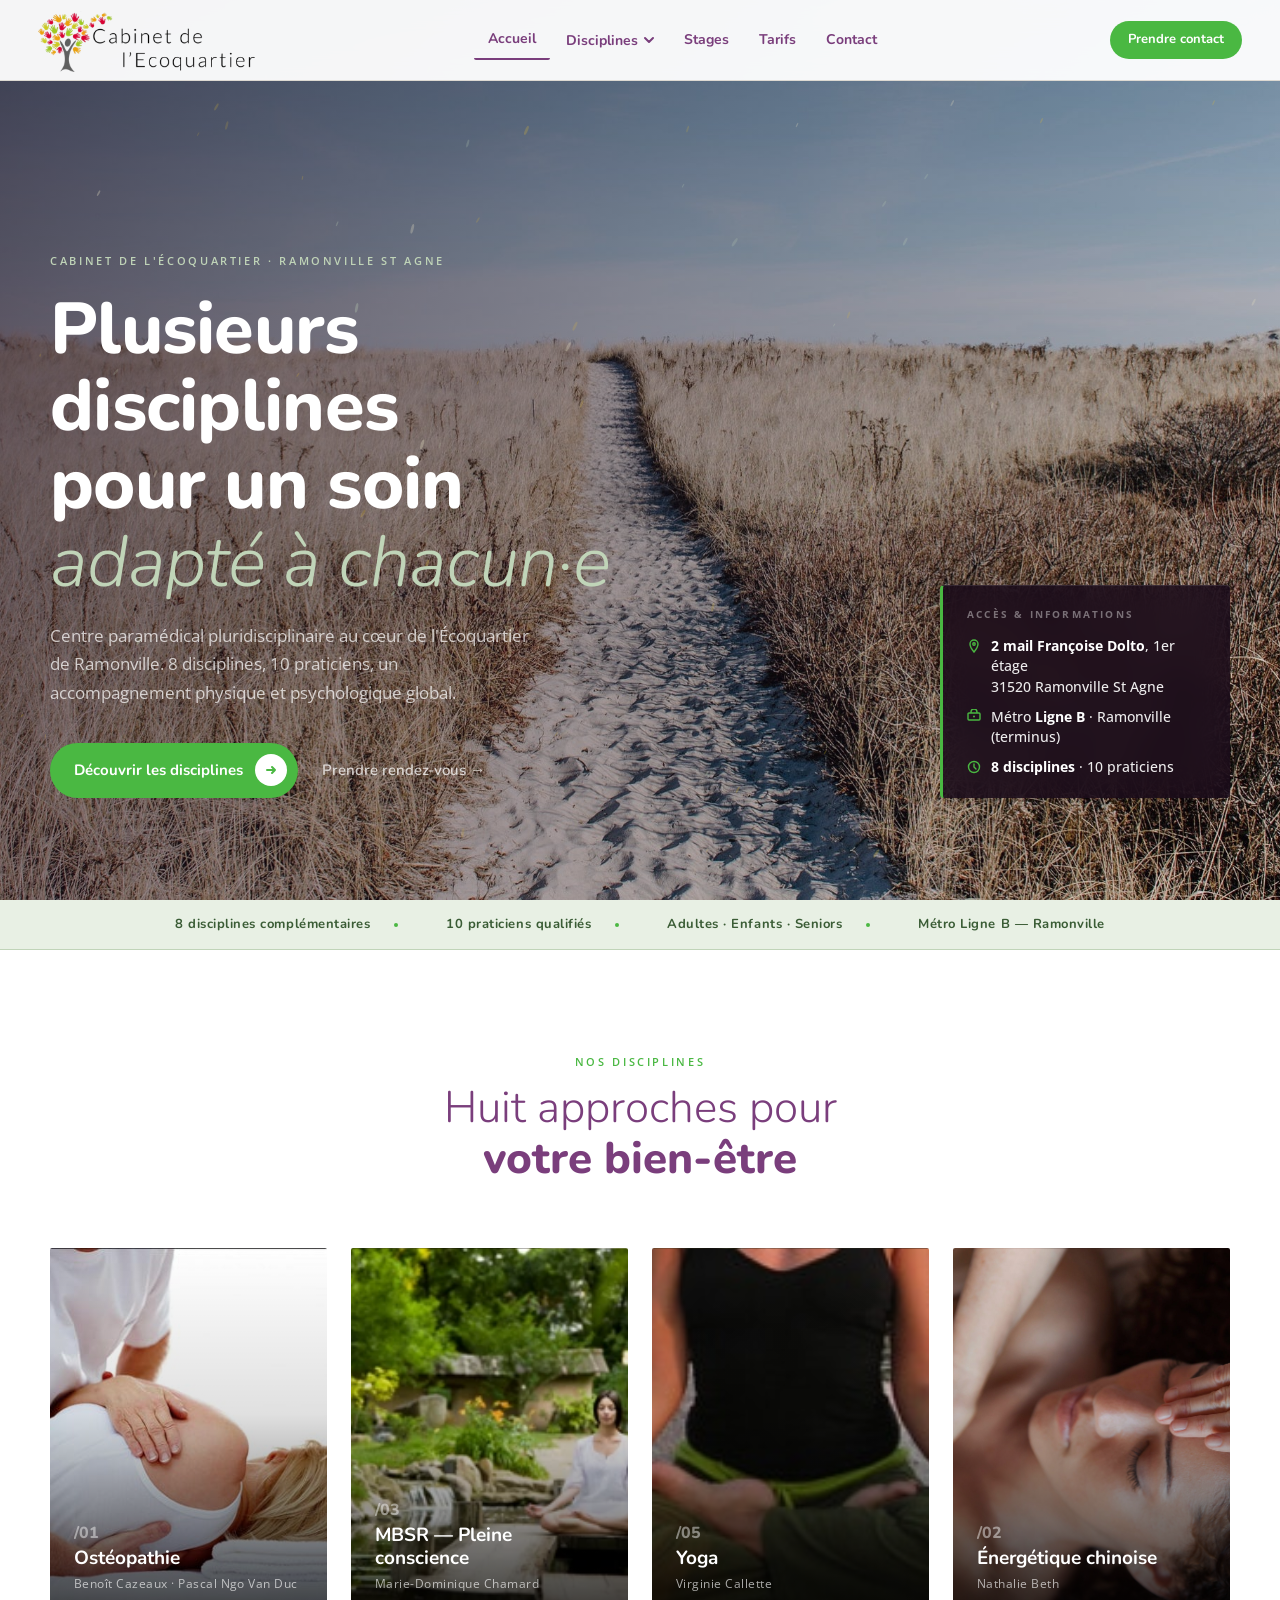
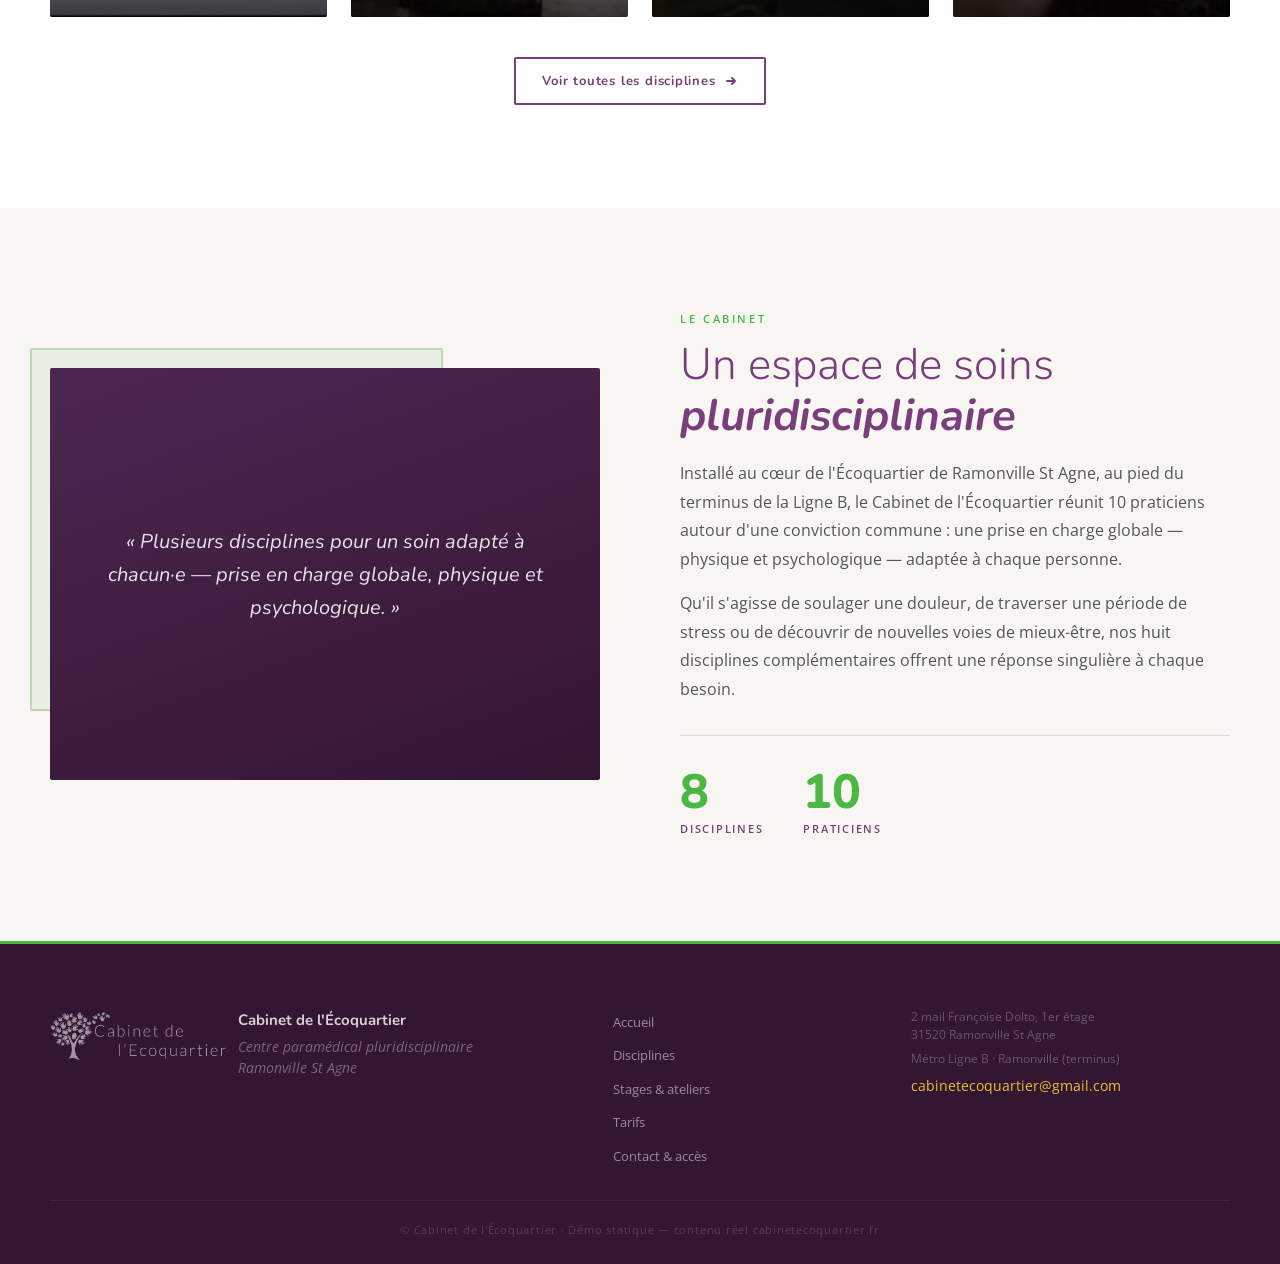
<file: index.html>
<!DOCTYPE html>
<html lang="fr">
<head>
  <meta charset="UTF-8">
  <meta name="viewport" content="width=device-width, initial-scale=1.0">
  <title>Cabinet de l'Écoquartier — Centre paramédical Ramonville St Agne</title>
  <meta name="description" content="Centre paramédical pluridisciplinaire à Ramonville St Agne. 8 disciplines, 10 praticiens : ostéopathie, énergétique chinoise, MBSR, sophrologie, yoga, somatothérapie, kinésiologie.">
  <link rel="icon" type="image/svg+xml" href="images/favicon.svg">
  <link rel="preconnect" href="https://fonts.googleapis.com">
  <link rel="preconnect" href="https://fonts.gstatic.com" crossorigin>
  <link href="https://fonts.googleapis.com/css2?family=Nunito:ital,wght@0,300;0,400;0,600;0,700;0,800;1,300;1,700&family=Open+Sans:wght@400;500;600&display=swap" rel="stylesheet">
  <link rel="stylesheet" href="style.css">
</head>
<body data-page="index">

  <!-- HEADER -->
  <header class="site-header" role="banner">
    <div class="header-inner">
      <a href="index.html" class="header-logo" aria-label="Cabinet de l'Écoquartier — accueil">
        <img
          src="images/logo.webp"
          alt="Cabinet de l'Écoquartier"
          class="logo-img"
          onerror="this.style.display='none';this.nextElementSibling.style.display='block'"
        >
        <span class="logo-fallback" style="display:none">Cabinet de l'Écoquartier</span>
      </a>

      <nav class="header-nav" aria-label="Navigation principale">
        <ul class="nav-list" role="list">
          <li>
            <a href="index.html" class="nav-link" data-nav="index">Accueil</a>
          </li>
          <li class="nav-item-dropdown">
            <button class="nav-link nav-dropdown-btn" aria-haspopup="true" aria-expanded="false" data-nav="disciplines">
              Disciplines
              <svg class="dropdown-chevron" width="12" height="12" viewBox="0 0 12 12" fill="none" aria-hidden="true">
                <path d="M2 4l4 4 4-4" stroke="currentColor" stroke-width="2" stroke-linecap="round" stroke-linejoin="round"/>
              </svg>
            </button>
            <div class="nav-dropdown" role="menu" aria-label="Disciplines">
              <div class="nav-dropdown-header">Nos disciplines</div>
              <a href="disciplines.html"                  class="nav-dropdown-link nav-dropdown-link--first" role="menuitem">Toutes les disciplines</a>
              <a href="disciplines.html#osteopathie"      class="nav-dropdown-link" role="menuitem">Ostéopathie</a>
              <a href="disciplines.html#energetique"      class="nav-dropdown-link" role="menuitem">Énergétique chinoise</a>
              <a href="disciplines.html#mbsr"             class="nav-dropdown-link" role="menuitem">MBSR — Pleine conscience</a>
              <a href="disciplines.html#sophrologie"      class="nav-dropdown-link" role="menuitem">Sophrologie</a>
              <a href="disciplines.html#yoga"             class="nav-dropdown-link" role="menuitem">Yoga</a>
              <a href="disciplines.html#somatotherapie"   class="nav-dropdown-link" role="menuitem">Somatothérapie</a>
              <a href="disciplines.html#kinesiologie"     class="nav-dropdown-link" role="menuitem">Kinésiologie</a>
            </div>
          </li>
          <li><a href="stages.html"  class="nav-link" data-nav="stages">Stages</a></li>
          <li><a href="tarifs.html"  class="nav-link" data-nav="tarifs">Tarifs</a></li>
          <li><a href="contact.html" class="nav-link" data-nav="contact">Contact</a></li>
        </ul>
      </nav>

      <div class="nav-cta">
        <a href="contact.html" class="btn-nav-cta">Prendre contact</a>
      </div>
      <button class="burger" aria-label="Ouvrir le menu" aria-expanded="false" aria-controls="overlay-menu">
        <span class="burger-bar"></span>
        <span class="burger-bar"></span>
        <span class="burger-bar"></span>
      </button>
    </div>
  </header>

  <!-- OVERLAY MOBILE -->
  <div class="overlay-menu" id="overlay-menu" role="dialog" aria-modal="true" aria-label="Menu principal">
    <nav class="overlay-nav" aria-label="Menu mobile">
      <ul class="overlay-list" role="list">
        <li class="overlay-item"><a href="index.html" class="overlay-link" data-nav="index">Accueil</a></li>
        <li class="overlay-item">
          <button class="overlay-link overlay-submenu-btn" aria-expanded="false" aria-controls="overlay-sub-disciplines">
            Disciplines
            <svg class="overlay-chevron" width="20" height="20" viewBox="0 0 20 20" fill="none" aria-hidden="true">
              <path d="M5 8l5 5 5-5" stroke="currentColor" stroke-width="2" stroke-linecap="round" stroke-linejoin="round"/>
            </svg>
          </button>
          <ul class="overlay-sub" id="overlay-sub-disciplines" hidden>
            <li><a href="disciplines.html"                class="overlay-sub-link">Toutes les disciplines</a></li>
            <li><a href="disciplines.html#osteopathie"    class="overlay-sub-link">Ostéopathie</a></li>
            <li><a href="disciplines.html#energetique"    class="overlay-sub-link">Énergétique chinoise</a></li>
            <li><a href="disciplines.html#mbsr"           class="overlay-sub-link">MBSR — Pleine conscience</a></li>
            <li><a href="disciplines.html#sophrologie"    class="overlay-sub-link">Sophrologie</a></li>
            <li><a href="disciplines.html#yoga"           class="overlay-sub-link">Yoga</a></li>
            <li><a href="disciplines.html#somatotherapie" class="overlay-sub-link">Somatothérapie</a></li>
            <li><a href="disciplines.html#kinesiologie"   class="overlay-sub-link">Kinésiologie</a></li>
          </ul>
        </li>
        <li class="overlay-item"><a href="stages.html"  class="overlay-link" data-nav="stages">Stages</a></li>
        <li class="overlay-item"><a href="tarifs.html"  class="overlay-link" data-nav="tarifs">Tarifs</a></li>
        <li class="overlay-item"><a href="contact.html" class="overlay-link" data-nav="contact">Contact</a></li>
      </ul>
    </nav>
    <footer class="overlay-footer">
      <a href="mailto:cabinetecoquartier@gmail.com" class="overlay-email">cabinetecoquartier@gmail.com</a>
      <span class="overlay-address">2 mail Françoise Dolto (1er étage) · Ramonville St Agne · Métro Ligne B</span>
    </footer>
  </div>

  <!-- HERO -->
  <section class="hero" aria-label="Présentation du cabinet">
    <div class="hero-photo" role="img" aria-label="Chemin de prairie — Cabinet de l'Écoquartier"></div>
    <div class="hero-content">
      <div class="hero-inner">

        <div class="hero-text">
          <span class="hero-eyebrow">Cabinet de l'Écoquartier · Ramonville St Agne</span>
          <h1 class="hero-title">
            Plusieurs disciplines<br>
            pour un soin<br>
            <em>adapté à chacun·e</em>
          </h1>
          <p class="hero-sub">
            Centre paramédical pluridisciplinaire au cœur de l'Écoquartier de Ramonville.
            8 disciplines, 10 praticiens, un accompagnement physique et psychologique global.
          </p>
          <div class="hero-actions">
            <a href="disciplines.html" class="btn-hero">
              Découvrir les disciplines
              <span class="btn-hero-circle" aria-hidden="true">
                <svg width="14" height="14" viewBox="0 0 14 14" fill="none">
                  <path d="M3 7h8M8 4l3 3-3 3" stroke="currentColor" stroke-width="2" stroke-linecap="round" stroke-linejoin="round"/>
                </svg>
              </span>
            </a>
            <a href="contact.html" class="hero-link-secondary">Prendre rendez-vous →</a>
          </div>
        </div>

        <!-- Info-card bas-droite — infos réelles du cabinet -->
        <aside class="hero-infocard" aria-label="Informations pratiques">
          <span class="infocard-label">Accès &amp; informations</span>
          <p class="infocard-line">
            <svg class="infocard-icon" viewBox="0 0 14 14" fill="none" aria-hidden="true">
              <path d="M7 1a4 4 0 0 1 4 4c0 3.25-4 8-4 8S3 8.25 3 5a4 4 0 0 1 4-4Z" stroke="currentColor" stroke-width="1.4"/>
              <circle cx="7" cy="5" r="1.2" stroke="currentColor" stroke-width="1.4"/>
            </svg>
            <span><strong>2 mail Françoise Dolto</strong>, 1er étage<br>31520 Ramonville St Agne</span>
          </p>
          <p class="infocard-line">
            <svg class="infocard-icon" viewBox="0 0 14 14" fill="none" aria-hidden="true">
              <rect x="1" y="4" width="12" height="7" rx="1" stroke="currentColor" stroke-width="1.4"/>
              <path d="M4 4V3a3 3 0 0 1 6 0v1" stroke="currentColor" stroke-width="1.4"/>
              <circle cx="7" cy="7.5" r="1" fill="currentColor"/>
            </svg>
            <span>Métro <strong>Ligne B</strong> · Ramonville (terminus)</span>
          </p>
          <p class="infocard-line">
            <svg class="infocard-icon" viewBox="0 0 14 14" fill="none" aria-hidden="true">
              <circle cx="7" cy="7" r="5.5" stroke="currentColor" stroke-width="1.4"/>
              <path d="M7 4v3l2 2" stroke="currentColor" stroke-width="1.4" stroke-linecap="round"/>
            </svg>
            <span><strong>8 disciplines</strong> · 10 praticiens</span>
          </p>
        </aside>

      </div>
    </div>
  </section>

  <!-- BANDEAU RÉASSURANCE -->
  <div class="reassurance" aria-label="Points forts">
    <div class="reassurance-inner">
      <span class="reassurance-item">8 disciplines complémentaires <span class="reassurance-dot" aria-hidden="true"></span></span>
      <span class="reassurance-item">10 praticiens qualifiés <span class="reassurance-dot" aria-hidden="true"></span></span>
      <span class="reassurance-item">Adultes · Enfants · Seniors <span class="reassurance-dot" aria-hidden="true"></span></span>
      <span class="reassurance-item">Métro Ligne B — Ramonville</span>
    </div>
  </div>

  <!-- TILES DISCIPLINES -->
  <section class="discipline-tiles" aria-labelledby="tiles-heading">
    <div class="container">
      <header class="section-header reveal">
        <span class="section-label">Nos disciplines</span>
        <h2 class="section-title" id="tiles-heading">
          Huit approches pour<br><strong>votre bien-être</strong>
        </h2>
      </header>

      <div class="tiles-grid">
        <a href="disciplines.html#osteopathie" class="tile tile--osteo reveal">
          <div class="tile-bg"></div>
          <div class="tile-content">
            <span class="tile-num">/01</span>
            <span class="tile-name">Ostéopathie</span>
            <span class="tile-sub">Benoît Cazeaux · Pascal Ngo Van Duc</span>
          </div>
        </a>
        <a href="disciplines.html#mbsr" class="tile tile--mbsr reveal">
          <div class="tile-bg"></div>
          <div class="tile-content">
            <span class="tile-num">/03</span>
            <span class="tile-name">MBSR — Pleine conscience</span>
            <span class="tile-sub">Marie-Dominique Chamard</span>
          </div>
        </a>
        <a href="disciplines.html#yoga" class="tile tile--yoga reveal">
          <div class="tile-bg"></div>
          <div class="tile-content">
            <span class="tile-num">/05</span>
            <span class="tile-name">Yoga</span>
            <span class="tile-sub">Virginie Callette</span>
          </div>
        </a>
        <a href="disciplines.html#energetique" class="tile tile--energie reveal">
          <div class="tile-bg"></div>
          <div class="tile-content">
            <span class="tile-num">/02</span>
            <span class="tile-name">Énergétique chinoise</span>
            <span class="tile-sub">Nathalie Beth</span>
          </div>
        </a>
      </div>

      <p class="tile-link reveal">
        <a href="disciplines.html" class="btn-outline">
          Voir toutes les disciplines
          <svg width="14" height="14" viewBox="0 0 14 14" fill="none" aria-hidden="true">
            <path d="M3 7h8M8 4l3 3-3 3" stroke="currentColor" stroke-width="2" stroke-linecap="round" stroke-linejoin="round"/>
          </svg>
        </a>
      </p>
    </div>
  </section>

  <!-- SPLIT SECTION — Le Cabinet -->
  <section class="split-section" aria-labelledby="cabinet-heading">
    <div class="container">
      <div class="split-grid">

        <div class="split-visual reveal">
          <div class="split-visual-rect" aria-hidden="true"></div>
          <div class="split-visual-card" aria-label="Slogan du cabinet">
            <blockquote class="split-visual-quote">
              « Plusieurs disciplines pour un soin adapté à chacun·e — prise en charge globale, physique et psychologique. »
            </blockquote>
          </div>
        </div>

        <div class="split-text reveal">
          <span class="section-label">Le cabinet</span>
          <h2 class="section-title" id="cabinet-heading">
            Un espace de soins<br><em>pluridisciplinaire</em>
          </h2>
          <p class="split-desc">
            Installé au cœur de l'Écoquartier de Ramonville St Agne, au pied du terminus de la Ligne B, le Cabinet de l'Écoquartier réunit 10 praticiens autour d'une conviction commune : une prise en charge globale — physique et psychologique — adaptée à chaque personne.
          </p>
          <p class="split-desc">
            Qu'il s'agisse de soulager une douleur, de traverser une période de stress ou de découvrir de nouvelles voies de mieux-être, nos huit disciplines complémentaires offrent une réponse singulière à chaque besoin.
          </p>
          <div class="split-stats" aria-label="Chiffres clés">
            <div>
              <span class="stat-number">8</span>
              <span class="stat-label">disciplines</span>
            </div>
            <div>
              <span class="stat-number">10</span>
              <span class="stat-label">praticiens</span>
            </div>
          </div>
        </div>

      </div>
    </div>
  </section>

  <!-- FOOTER -->
  <footer class="site-footer" role="contentinfo">
    <div class="container">
      <div class="footer-inner">
        <div class="footer-brand">
          <div>
            <img src="images/logo.webp" alt="" class="footer-logo" aria-hidden="true" loading="lazy">
          </div>
          <div>
            <p class="footer-site-name">Cabinet de l'Écoquartier</p>
            <p class="footer-tagline">Centre paramédical pluridisciplinaire<br>Ramonville St Agne</p>
          </div>
        </div>
        <nav class="footer-nav" aria-label="Navigation secondaire">
          <ul>
            <li><a href="index.html">Accueil</a></li>
            <li><a href="disciplines.html">Disciplines</a></li>
            <li><a href="stages.html">Stages &amp; ateliers</a></li>
            <li><a href="tarifs.html">Tarifs</a></li>
            <li><a href="contact.html">Contact &amp; accès</a></li>
          </ul>
        </nav>
        <address class="footer-contact">
          <p>2 mail Françoise Dolto, 1er étage<br>31520 Ramonville St Agne</p>
          <p>Métro Ligne B · Ramonville (terminus)</p>
          <a href="mailto:cabinetecoquartier@gmail.com">cabinetecoquartier@gmail.com</a>
        </address>
      </div>
      <p class="footer-legal">© Cabinet de l'Écoquartier · Démo statique — contenu réel cabinetecoquartier.fr</p>
    </div>
  </footer>

  <script src="script.js"></script>
  <script src="animations.js"></script>
</body>
</html>
</file>
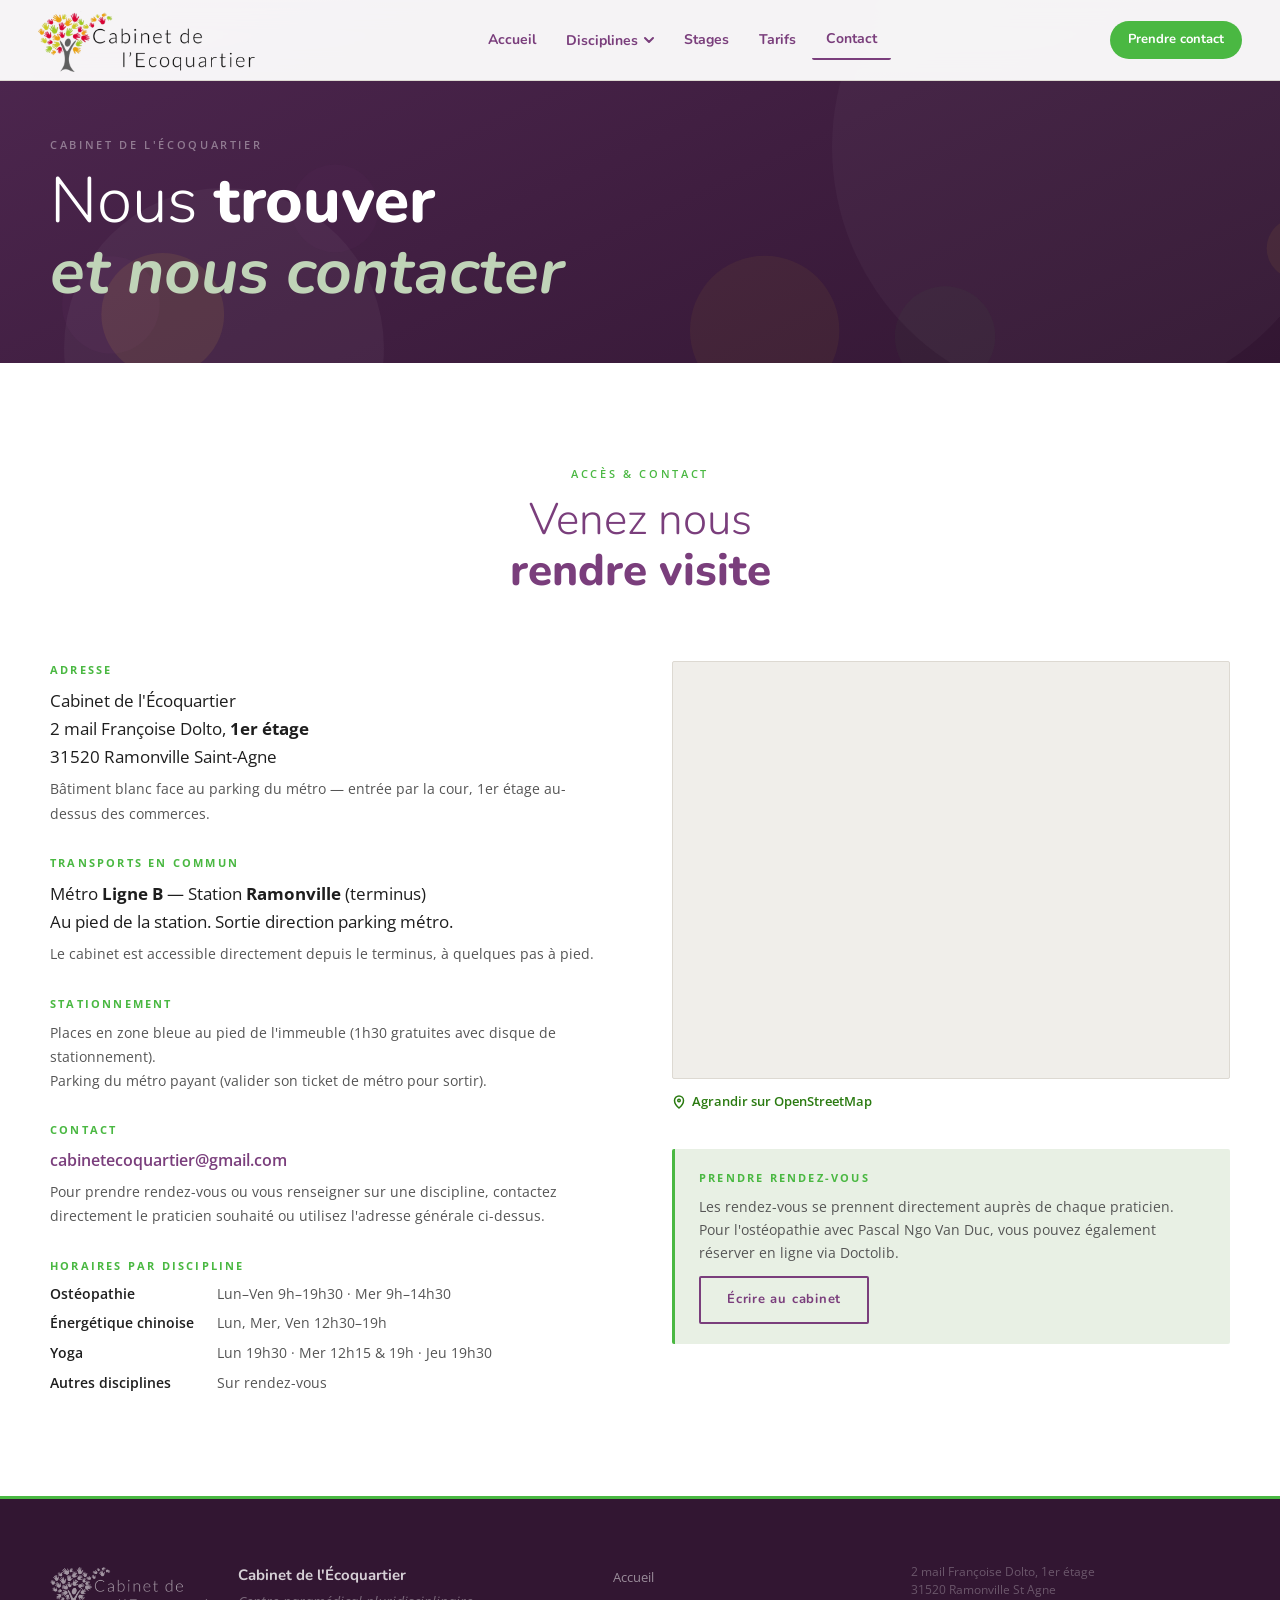
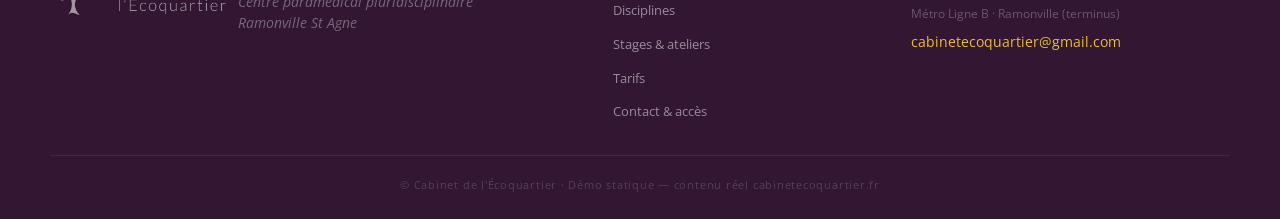
<file: contact.html>
<!DOCTYPE html>
<html lang="fr">
<head>
  <meta charset="UTF-8">
  <meta name="viewport" content="width=device-width, initial-scale=1.0">
  <title>Contact &amp; accès — Cabinet de l'Écoquartier</title>
  <meta name="description" content="2 mail Françoise Dolto, 1er étage, 31520 Ramonville St Agne. Au pied du terminus Métro Ligne B. cabinetecoquartier@gmail.com">
  <link rel="icon" type="image/svg+xml" href="images/favicon.svg">
  <link rel="preconnect" href="https://fonts.googleapis.com">
  <link rel="preconnect" href="https://fonts.gstatic.com" crossorigin>
  <link href="https://fonts.googleapis.com/css2?family=Nunito:ital,wght@0,300;0,400;0,600;0,700;0,800;1,300;1,700&family=Open+Sans:wght@400;500;600&display=swap" rel="stylesheet">
  <link rel="stylesheet" href="style.css">
</head>
<body data-page="contact">

  <!-- HEADER -->
  <header class="site-header" role="banner">
    <div class="header-inner">
      <a href="index.html" class="header-logo" aria-label="Cabinet de l'Écoquartier — accueil">
        <img src="images/logo.webp" alt="Cabinet de l'Écoquartier" class="logo-img" onerror="this.style.display='none';this.nextElementSibling.style.display='block'">
        <span class="logo-fallback" style="display:none">Cabinet de l'Écoquartier</span>
      </a>
      <nav class="header-nav" aria-label="Navigation principale">
        <ul class="nav-list" role="list">
          <li><a href="index.html" class="nav-link" data-nav="index">Accueil</a></li>
          <li class="nav-item-dropdown">
            <button class="nav-link nav-dropdown-btn" aria-haspopup="true" aria-expanded="false" data-nav="disciplines">
              Disciplines
              <svg class="dropdown-chevron" width="12" height="12" viewBox="0 0 12 12" fill="none" aria-hidden="true">
                <path d="M2 4l4 4 4-4" stroke="currentColor" stroke-width="2" stroke-linecap="round" stroke-linejoin="round"/>
              </svg>
            </button>
            <div class="nav-dropdown" role="menu" aria-label="Disciplines">
              <div class="nav-dropdown-header">Nos disciplines</div>
              <a href="disciplines.html"                  class="nav-dropdown-link nav-dropdown-link--first" role="menuitem">Toutes les disciplines</a>
              <a href="disciplines.html#osteopathie"      class="nav-dropdown-link" role="menuitem">Ostéopathie</a>
              <a href="disciplines.html#energetique"      class="nav-dropdown-link" role="menuitem">Énergétique chinoise</a>
              <a href="disciplines.html#mbsr"             class="nav-dropdown-link" role="menuitem">MBSR — Pleine conscience</a>
              <a href="disciplines.html#sophrologie"      class="nav-dropdown-link" role="menuitem">Sophrologie</a>
              <a href="disciplines.html#yoga"             class="nav-dropdown-link" role="menuitem">Yoga</a>
              <a href="disciplines.html#somatotherapie"   class="nav-dropdown-link" role="menuitem">Somatothérapie</a>
              <a href="disciplines.html#kinesiologie"     class="nav-dropdown-link" role="menuitem">Kinésiologie</a>
            </div>
          </li>
          <li><a href="stages.html"  class="nav-link" data-nav="stages">Stages</a></li>
          <li><a href="tarifs.html"  class="nav-link" data-nav="tarifs">Tarifs</a></li>
          <li><a href="contact.html" class="nav-link" data-nav="contact">Contact</a></li>
        </ul>
      </nav>
      <div class="nav-cta"><a href="contact.html" class="btn-nav-cta">Prendre contact</a></div>
      <button class="burger" aria-label="Ouvrir le menu" aria-expanded="false" aria-controls="overlay-menu">
        <span class="burger-bar"></span><span class="burger-bar"></span><span class="burger-bar"></span>
      </button>
    </div>
  </header>

  <!-- OVERLAY MOBILE -->
  <div class="overlay-menu" id="overlay-menu" role="dialog" aria-modal="true" aria-label="Menu principal">
    <nav class="overlay-nav" aria-label="Menu mobile">
      <ul class="overlay-list" role="list">
        <li class="overlay-item"><a href="index.html" class="overlay-link" data-nav="index">Accueil</a></li>
        <li class="overlay-item">
          <button class="overlay-link overlay-submenu-btn" aria-expanded="false" aria-controls="overlay-sub-disciplines">
            Disciplines
            <svg class="overlay-chevron" width="20" height="20" viewBox="0 0 20 20" fill="none" aria-hidden="true">
              <path d="M5 8l5 5 5-5" stroke="currentColor" stroke-width="2" stroke-linecap="round" stroke-linejoin="round"/>
            </svg>
          </button>
          <ul class="overlay-sub" id="overlay-sub-disciplines" hidden>
            <li><a href="disciplines.html"                class="overlay-sub-link">Toutes les disciplines</a></li>
            <li><a href="disciplines.html#osteopathie"    class="overlay-sub-link">Ostéopathie</a></li>
            <li><a href="disciplines.html#energetique"    class="overlay-sub-link">Énergétique chinoise</a></li>
            <li><a href="disciplines.html#mbsr"           class="overlay-sub-link">MBSR — Pleine conscience</a></li>
            <li><a href="disciplines.html#sophrologie"    class="overlay-sub-link">Sophrologie</a></li>
            <li><a href="disciplines.html#yoga"           class="overlay-sub-link">Yoga</a></li>
            <li><a href="disciplines.html#somatotherapie" class="overlay-sub-link">Somatothérapie</a></li>
            <li><a href="disciplines.html#kinesiologie"   class="overlay-sub-link">Kinésiologie</a></li>
          </ul>
        </li>
        <li class="overlay-item"><a href="stages.html"  class="overlay-link" data-nav="stages">Stages</a></li>
        <li class="overlay-item"><a href="tarifs.html"  class="overlay-link" data-nav="tarifs">Tarifs</a></li>
        <li class="overlay-item"><a href="contact.html" class="overlay-link" data-nav="contact">Contact</a></li>
      </ul>
    </nav>
    <footer class="overlay-footer">
      <a href="mailto:cabinetecoquartier@gmail.com" class="overlay-email">cabinetecoquartier@gmail.com</a>
      <span class="overlay-address">2 mail Françoise Dolto (1er étage) · Ramonville St Agne · Métro Ligne B</span>
    </footer>
  </div>

  <!-- PAGE HERO -->
  <section class="page-hero" aria-label="Contact et accès">
    <div class="container page-hero-inner">
      <span class="page-hero-label">Cabinet de l'Écoquartier</span>
      <h1 class="page-hero-title">Nous <strong>trouver</strong><br><em>et nous contacter</em></h1>
    </div>
  </section>

  <!-- CONTACT -->
  <section class="contact-section" aria-labelledby="contact-heading">
    <div class="container">
      <header class="section-header reveal">
        <span class="section-label">Accès &amp; contact</span>
        <h2 class="section-title" id="contact-heading">
          Venez nous<br><strong>rendre visite</strong>
        </h2>
      </header>

      <div class="contact-grid">

        <div class="contact-info">

          <div class="reveal">
            <span class="contact-block-title">Adresse</span>
            <address class="contact-address">
              Cabinet de l'Écoquartier<br>
              2 mail Françoise Dolto, <strong>1er étage</strong><br>
              31520 Ramonville Saint-Agne
            </address>
            <p class="contact-detail">Bâtiment blanc face au parking du métro — entrée par la cour, 1er étage au-dessus des commerces.</p>
          </div>

          <div class="reveal">
            <span class="contact-block-title">Transports en commun</span>
            <p class="contact-address">
              Métro <strong>Ligne B</strong> — Station <strong>Ramonville</strong> (terminus)<br>
              Au pied de la station. Sortie direction parking métro.
            </p>
            <p class="contact-detail">Le cabinet est accessible directement depuis le terminus, à quelques pas à pied.</p>
          </div>

          <div class="reveal">
            <span class="contact-block-title">Stationnement</span>
            <p class="contact-detail">
              Places en zone bleue au pied de l'immeuble (1h30 gratuites avec disque de stationnement).<br>
              Parking du métro payant (valider son ticket de métro pour sortir).
            </p>
          </div>

          <div class="reveal">
            <span class="contact-block-title">Contact</span>
            <a href="mailto:cabinetecoquartier@gmail.com" class="contact-link">cabinetecoquartier@gmail.com</a>
            <p class="contact-detail">Pour prendre rendez-vous ou vous renseigner sur une discipline, contactez directement le praticien souhaité ou utilisez l'adresse générale ci-dessus.</p>
          </div>

          <div class="reveal">
            <span class="contact-block-title">Horaires par discipline</span>
            <dl class="hours-list">
              <div class="hours-row">
                <dt>Ostéopathie</dt>
                <dd>Lun–Ven 9h–19h30 · Mer 9h–14h30</dd>
              </div>
              <div class="hours-row">
                <dt>Énergétique chinoise</dt>
                <dd>Lun, Mer, Ven 12h30–19h</dd>
              </div>
              <div class="hours-row">
                <dt>Yoga</dt>
                <dd>Lun 19h30 · Mer 12h15 &amp; 19h · Jeu 19h30</dd>
              </div>
              <div class="hours-row">
                <dt>Autres disciplines</dt>
                <dd>Sur rendez-vous</dd>
              </div>
            </dl>
          </div>

        </div>

        <div class="contact-map reveal">
          <div class="map-embed">
            <iframe
              src="https://www.openstreetmap.org/export/embed.html?bbox=1.4670%2C43.5505%2C1.4710%2C43.5530&layer=mapnik&marker=43.5518%2C1.4690"
              title="Cabinet de l'Écoquartier — 2 mail Françoise Dolto, Ramonville St Agne"
              loading="lazy"
              allowfullscreen
            ></iframe>
          </div>
          <a
            href="https://www.openstreetmap.org/?mlat=43.5518&mlon=1.4690#map=18/43.5518/1.4690"
            class="map-link"
            target="_blank"
            rel="noopener noreferrer"
          >
            <svg width="14" height="14" viewBox="0 0 14 14" fill="none" aria-hidden="true">
              <path d="M7 1a4.5 4.5 0 0 1 4.5 4.5C11.5 9.25 7 13 7 13S2.5 9.25 2.5 5.5A4.5 4.5 0 0 1 7 1Z" stroke="currentColor" stroke-width="1.5"/>
              <circle cx="7" cy="5.5" r="1.25" stroke="currentColor" stroke-width="1.5"/>
            </svg>
            Agrandir sur OpenStreetMap
          </a>

          <div style="margin-top:1.5rem;padding:1.25rem 1.5rem;background:var(--sage-bg);border-left:3px solid var(--green);border-radius:var(--radius)" class="reveal">
            <span class="contact-block-title" style="margin-bottom:.5rem">Prendre rendez-vous</span>
            <p style="font-size:.875rem;color:var(--txt-mid);line-height:1.65;margin-bottom:.75rem">
              Les rendez-vous se prennent directement auprès de chaque praticien. Pour l'ostéopathie avec Pascal Ngo Van Duc, vous pouvez également réserver en ligne via Doctolib.
            </p>
            <a href="mailto:cabinetecoquartier@gmail.com" class="btn-outline" style="font-size:13px">
              Écrire au cabinet
            </a>
          </div>
        </div>

      </div>
    </div>
  </section>

  <!-- FOOTER -->
  <footer class="site-footer" role="contentinfo">
    <div class="container">
      <div class="footer-inner">
        <div class="footer-brand">
          <div><img src="images/logo.webp" alt="" class="footer-logo" aria-hidden="true" loading="lazy"></div>
          <div>
            <p class="footer-site-name">Cabinet de l'Écoquartier</p>
            <p class="footer-tagline">Centre paramédical pluridisciplinaire<br>Ramonville St Agne</p>
          </div>
        </div>
        <nav class="footer-nav" aria-label="Navigation secondaire">
          <ul>
            <li><a href="index.html">Accueil</a></li>
            <li><a href="disciplines.html">Disciplines</a></li>
            <li><a href="stages.html">Stages &amp; ateliers</a></li>
            <li><a href="tarifs.html">Tarifs</a></li>
            <li><a href="contact.html">Contact &amp; accès</a></li>
          </ul>
        </nav>
        <address class="footer-contact">
          <p>2 mail Françoise Dolto, 1er étage<br>31520 Ramonville St Agne</p>
          <p>Métro Ligne B · Ramonville (terminus)</p>
          <a href="mailto:cabinetecoquartier@gmail.com">cabinetecoquartier@gmail.com</a>
        </address>
      </div>
      <p class="footer-legal">© Cabinet de l'Écoquartier · Démo statique — contenu réel cabinetecoquartier.fr</p>
    </div>
  </footer>

  <script src="script.js"></script>
  <script src="animations.js"></script>
</body>
</html>
</file>
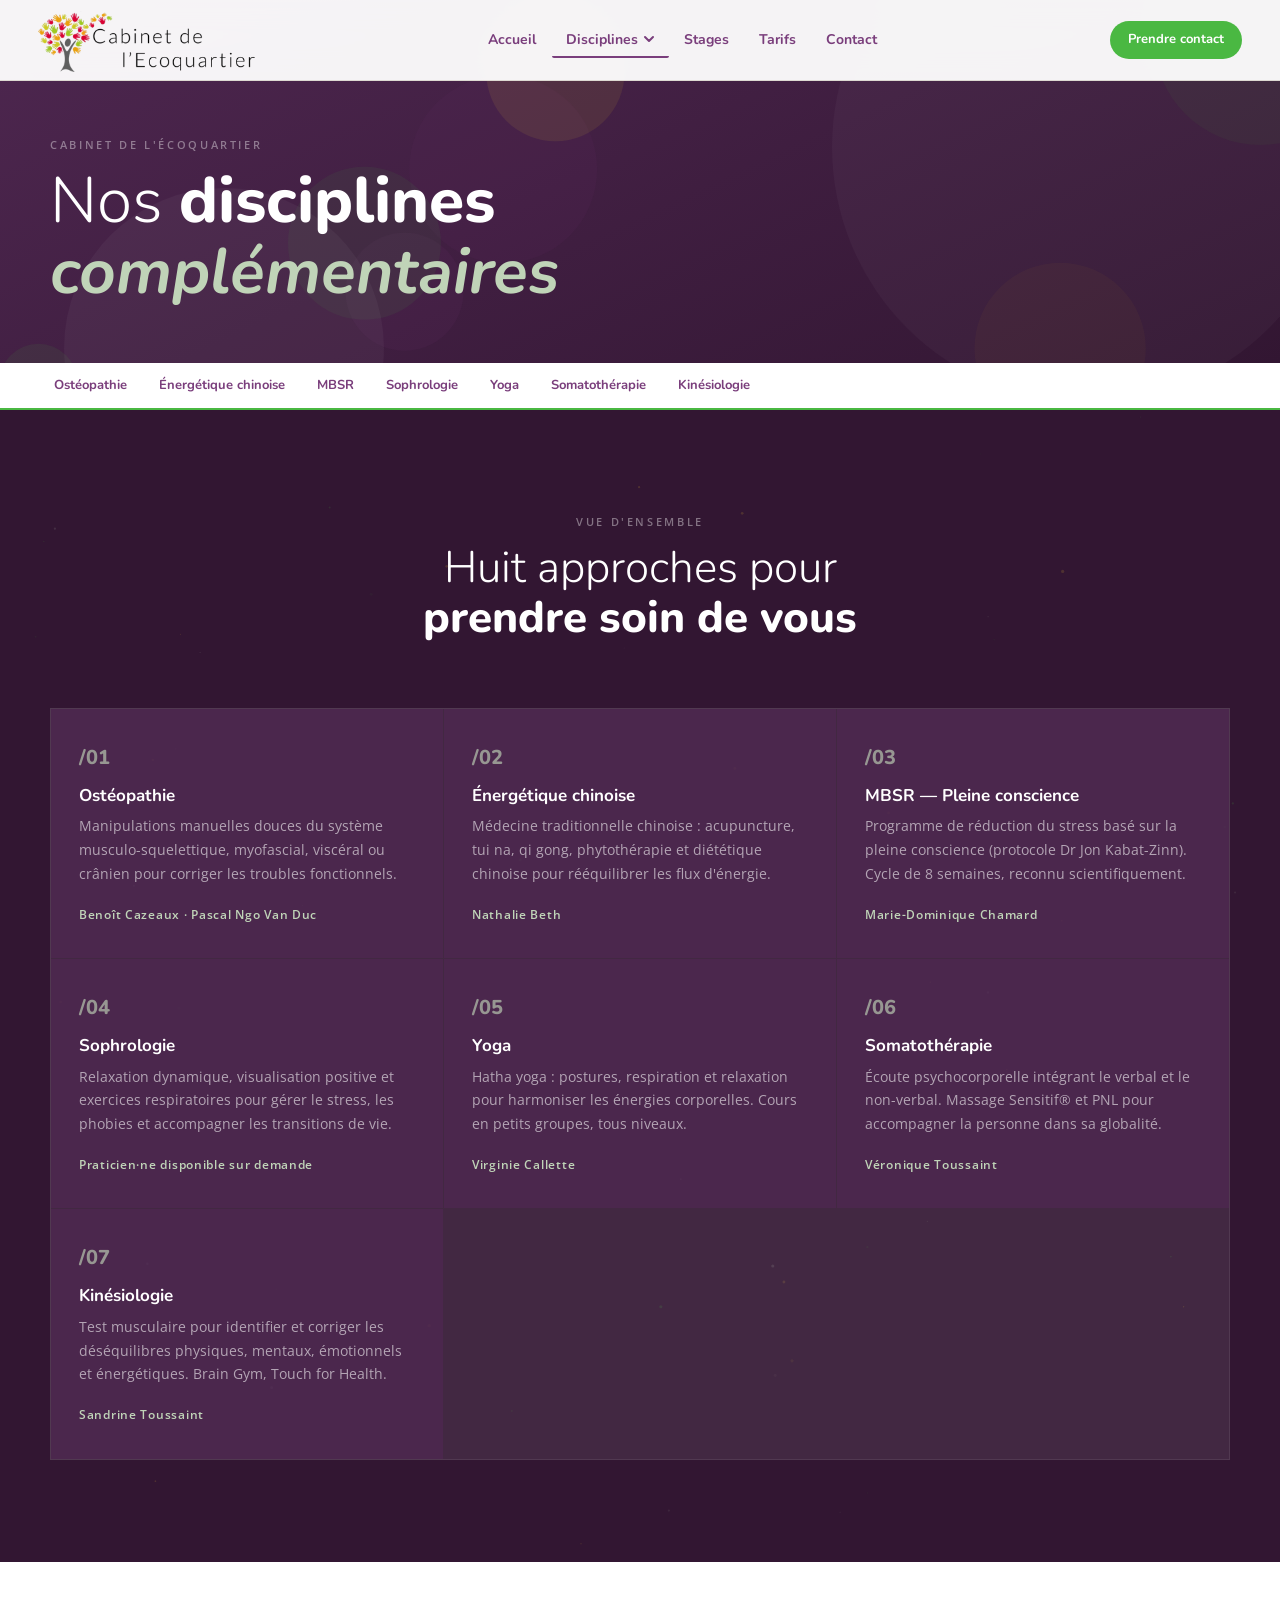
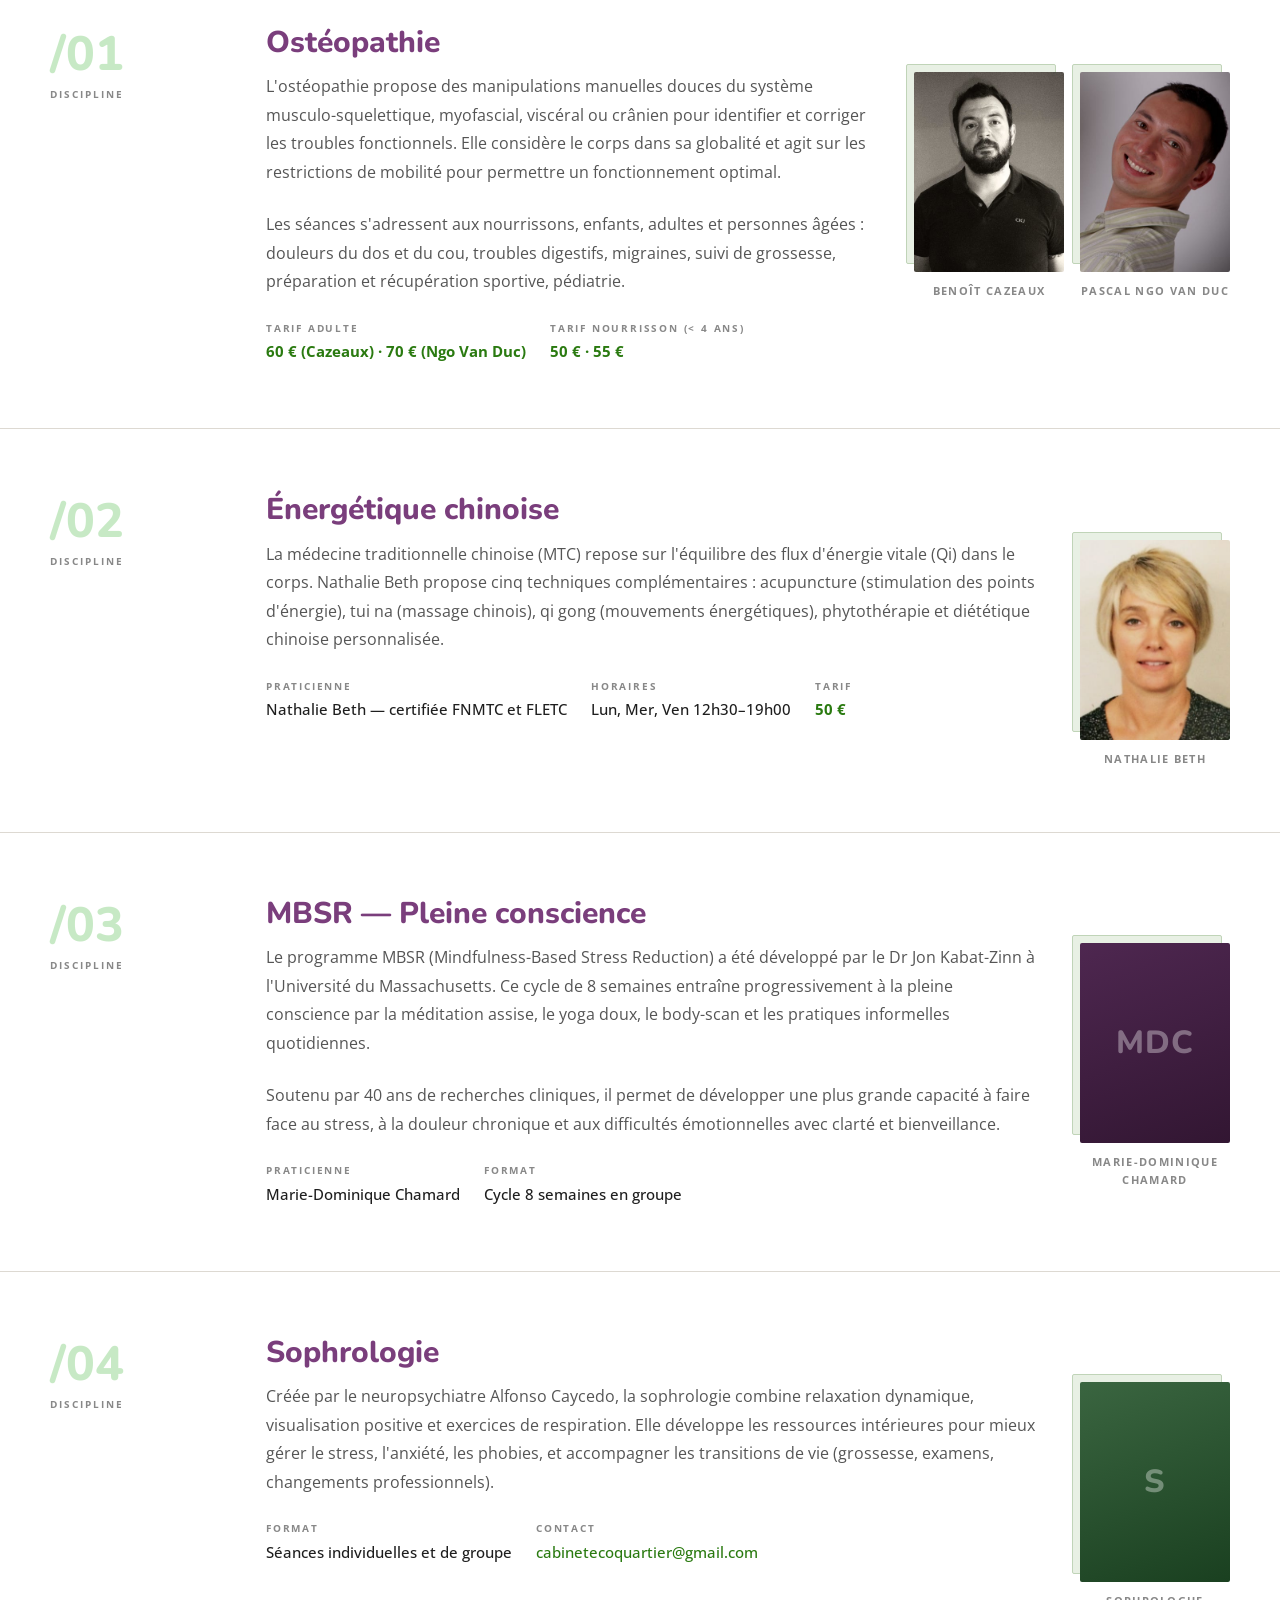
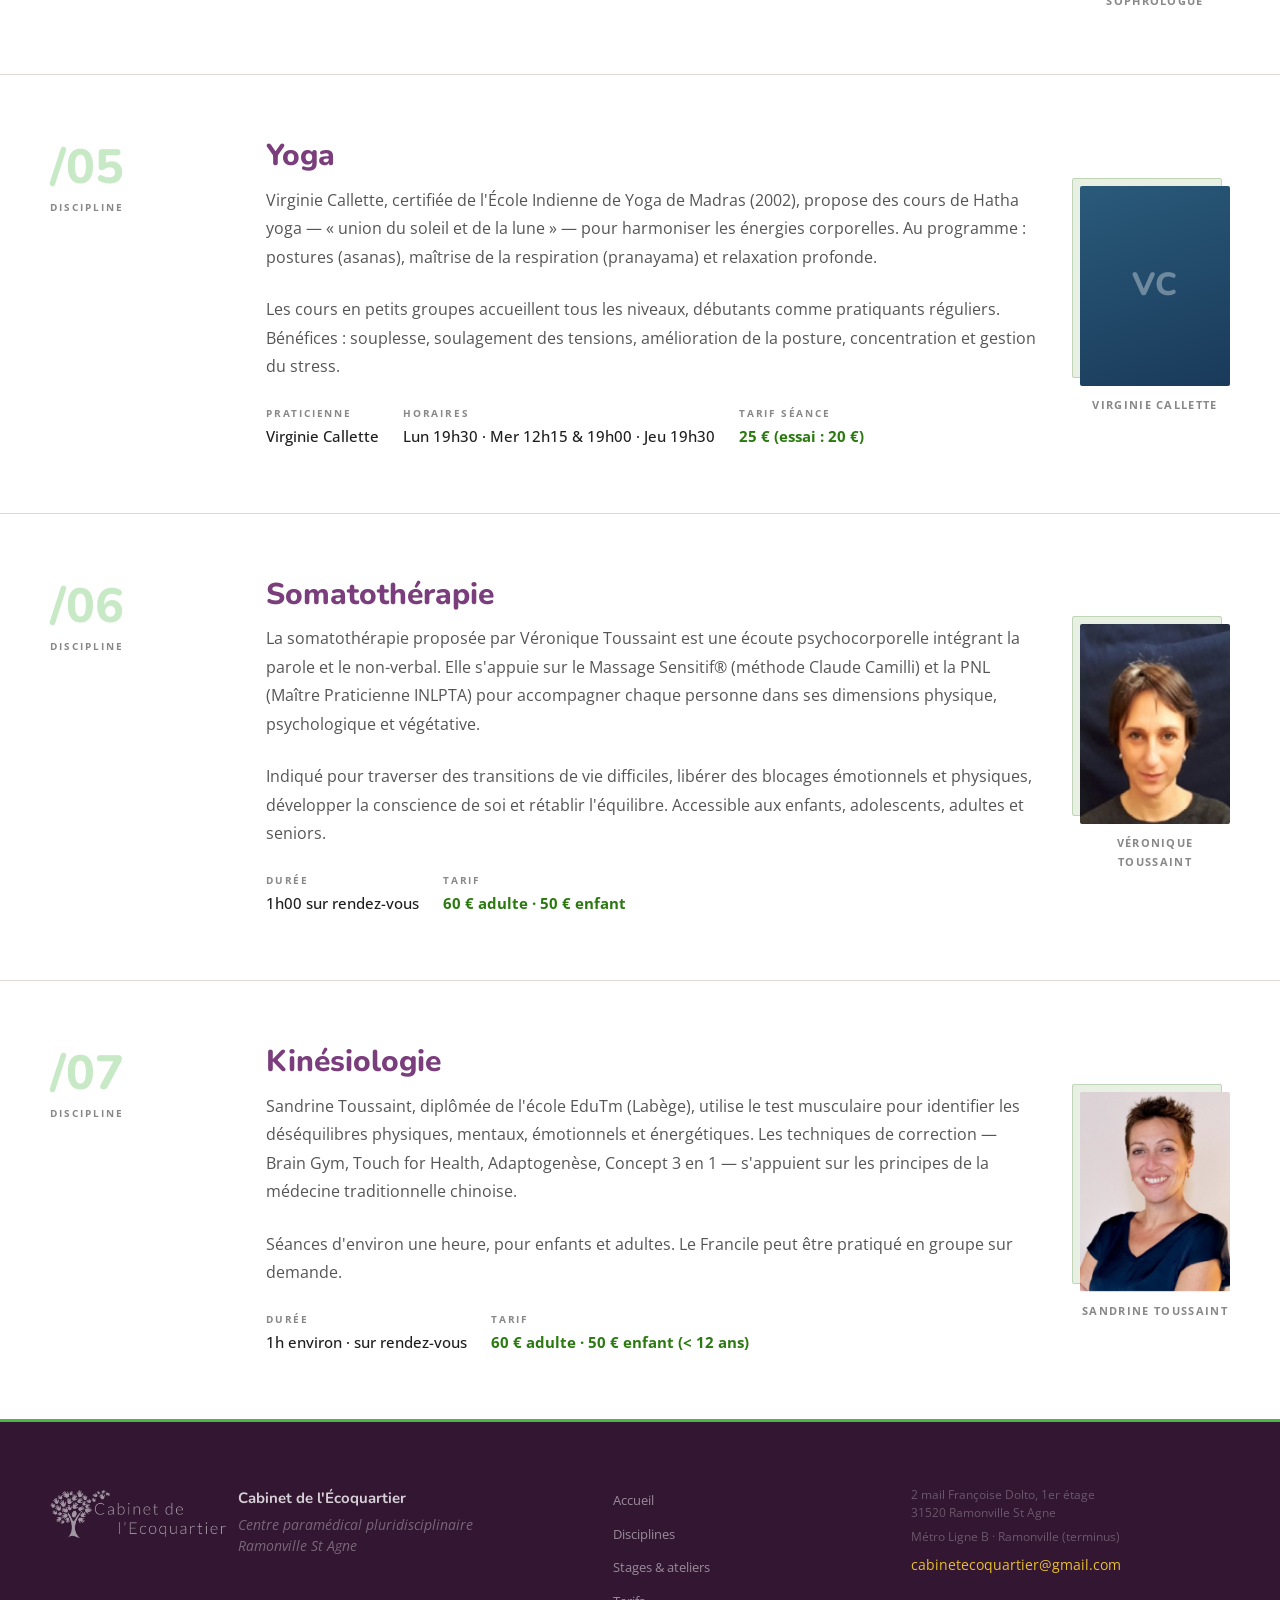
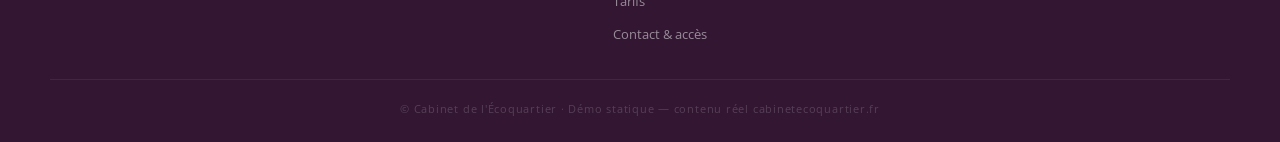
<file: disciplines.html>
<!DOCTYPE html>
<html lang="fr">
<head>
  <meta charset="UTF-8">
  <meta name="viewport" content="width=device-width, initial-scale=1.0">
  <title>Disciplines — Cabinet de l'Écoquartier</title>
  <meta name="description" content="Ostéopathie, énergétique chinoise, MBSR, sophrologie, yoga, somatothérapie, kinésiologie. Les 8 disciplines du Cabinet de l'Écoquartier à Ramonville St Agne.">
  <link rel="icon" type="image/svg+xml" href="images/favicon.svg">
  <link rel="preconnect" href="https://fonts.googleapis.com">
  <link rel="preconnect" href="https://fonts.gstatic.com" crossorigin>
  <link href="https://fonts.googleapis.com/css2?family=Nunito:ital,wght@0,300;0,400;0,600;0,700;0,800;1,300;1,700&family=Open+Sans:wght@400;500;600&display=swap" rel="stylesheet">
  <link rel="stylesheet" href="style.css">
</head>
<body data-page="disciplines">

  <!-- HEADER -->
  <header class="site-header" role="banner">
    <div class="header-inner">
      <a href="index.html" class="header-logo" aria-label="Cabinet de l'Écoquartier — accueil">
        <img src="images/logo.webp" alt="Cabinet de l'Écoquartier" class="logo-img" onerror="this.style.display='none';this.nextElementSibling.style.display='block'">
        <span class="logo-fallback" style="display:none">Cabinet de l'Écoquartier</span>
      </a>
      <nav class="header-nav" aria-label="Navigation principale">
        <ul class="nav-list" role="list">
          <li><a href="index.html" class="nav-link" data-nav="index">Accueil</a></li>
          <li class="nav-item-dropdown">
            <button class="nav-link nav-dropdown-btn" aria-haspopup="true" aria-expanded="false" data-nav="disciplines">
              Disciplines
              <svg class="dropdown-chevron" width="12" height="12" viewBox="0 0 12 12" fill="none" aria-hidden="true">
                <path d="M2 4l4 4 4-4" stroke="currentColor" stroke-width="2" stroke-linecap="round" stroke-linejoin="round"/>
              </svg>
            </button>
            <div class="nav-dropdown" role="menu" aria-label="Disciplines">
              <div class="nav-dropdown-header">Nos disciplines</div>
              <a href="disciplines.html"                  class="nav-dropdown-link nav-dropdown-link--first" role="menuitem">Toutes les disciplines</a>
              <a href="disciplines.html#osteopathie"      class="nav-dropdown-link" role="menuitem">Ostéopathie</a>
              <a href="disciplines.html#energetique"      class="nav-dropdown-link" role="menuitem">Énergétique chinoise</a>
              <a href="disciplines.html#mbsr"             class="nav-dropdown-link" role="menuitem">MBSR — Pleine conscience</a>
              <a href="disciplines.html#sophrologie"      class="nav-dropdown-link" role="menuitem">Sophrologie</a>
              <a href="disciplines.html#yoga"             class="nav-dropdown-link" role="menuitem">Yoga</a>
              <a href="disciplines.html#somatotherapie"   class="nav-dropdown-link" role="menuitem">Somatothérapie</a>
              <a href="disciplines.html#kinesiologie"     class="nav-dropdown-link" role="menuitem">Kinésiologie</a>
            </div>
          </li>
          <li><a href="stages.html"  class="nav-link" data-nav="stages">Stages</a></li>
          <li><a href="tarifs.html"  class="nav-link" data-nav="tarifs">Tarifs</a></li>
          <li><a href="contact.html" class="nav-link" data-nav="contact">Contact</a></li>
        </ul>
      </nav>
      <div class="nav-cta"><a href="contact.html" class="btn-nav-cta">Prendre contact</a></div>
      <button class="burger" aria-label="Ouvrir le menu" aria-expanded="false" aria-controls="overlay-menu">
        <span class="burger-bar"></span><span class="burger-bar"></span><span class="burger-bar"></span>
      </button>
    </div>
  </header>

  <!-- OVERLAY MOBILE -->
  <div class="overlay-menu" id="overlay-menu" role="dialog" aria-modal="true" aria-label="Menu principal">
    <nav class="overlay-nav" aria-label="Menu mobile">
      <ul class="overlay-list" role="list">
        <li class="overlay-item"><a href="index.html" class="overlay-link" data-nav="index">Accueil</a></li>
        <li class="overlay-item">
          <button class="overlay-link overlay-submenu-btn" aria-expanded="false" aria-controls="overlay-sub-disciplines">
            Disciplines
            <svg class="overlay-chevron" width="20" height="20" viewBox="0 0 20 20" fill="none" aria-hidden="true">
              <path d="M5 8l5 5 5-5" stroke="currentColor" stroke-width="2" stroke-linecap="round" stroke-linejoin="round"/>
            </svg>
          </button>
          <ul class="overlay-sub" id="overlay-sub-disciplines" hidden>
            <li><a href="disciplines.html"                class="overlay-sub-link">Toutes les disciplines</a></li>
            <li><a href="disciplines.html#osteopathie"    class="overlay-sub-link">Ostéopathie</a></li>
            <li><a href="disciplines.html#energetique"    class="overlay-sub-link">Énergétique chinoise</a></li>
            <li><a href="disciplines.html#mbsr"           class="overlay-sub-link">MBSR — Pleine conscience</a></li>
            <li><a href="disciplines.html#sophrologie"    class="overlay-sub-link">Sophrologie</a></li>
            <li><a href="disciplines.html#yoga"           class="overlay-sub-link">Yoga</a></li>
            <li><a href="disciplines.html#somatotherapie" class="overlay-sub-link">Somatothérapie</a></li>
            <li><a href="disciplines.html#kinesiologie"   class="overlay-sub-link">Kinésiologie</a></li>
          </ul>
        </li>
        <li class="overlay-item"><a href="stages.html"  class="overlay-link" data-nav="stages">Stages</a></li>
        <li class="overlay-item"><a href="tarifs.html"  class="overlay-link" data-nav="tarifs">Tarifs</a></li>
        <li class="overlay-item"><a href="contact.html" class="overlay-link" data-nav="contact">Contact</a></li>
      </ul>
    </nav>
    <footer class="overlay-footer">
      <a href="mailto:cabinetecoquartier@gmail.com" class="overlay-email">cabinetecoquartier@gmail.com</a>
      <span class="overlay-address">2 mail Françoise Dolto (1er étage) · Ramonville St Agne · Métro Ligne B</span>
    </footer>
  </div>

  <!-- PAGE HERO -->
  <section class="page-hero" aria-label="Disciplines">
    <div class="container page-hero-inner">
      <span class="page-hero-label">Cabinet de l'Écoquartier</span>
      <h1 class="page-hero-title">Nos <strong>disciplines</strong><br><em>complémentaires</em></h1>
    </div>
  </section>

  <!-- SOUS-NAV sticky -->
  <nav class="disciplines-subnav" aria-label="Accès rapide aux disciplines">
    <div class="subnav-inner">
      <a href="#osteopathie"    class="subnav-link">Ostéopathie</a>
      <a href="#energetique"    class="subnav-link">Énergétique chinoise</a>
      <a href="#mbsr"           class="subnav-link">MBSR</a>
      <a href="#sophrologie"    class="subnav-link">Sophrologie</a>
      <a href="#yoga"           class="subnav-link">Yoga</a>
      <a href="#somatotherapie" class="subnav-link">Somatothérapie</a>
      <a href="#kinesiologie"   class="subnav-link">Kinésiologie</a>
    </div>
  </nav>

  <!-- VUE D'ENSEMBLE /01…/07 -->
  <section class="disciplines-num-section" aria-labelledby="num-heading">
    <div class="container">
      <header class="section-header reveal">
        <span class="section-label">Vue d'ensemble</span>
        <h2 class="section-title" id="num-heading">
          Huit approches pour<br><strong>prendre soin de vous</strong>
        </h2>
      </header>
      <div class="num-cards-grid">
        <article class="num-card reveal">
          <span class="num-card-counter">/01</span>
          <h3 class="num-card-title">Ostéopathie</h3>
          <p class="num-card-desc">Manipulations manuelles douces du système musculo-squelettique, myofascial, viscéral ou crânien pour corriger les troubles fonctionnels.</p>
          <span class="num-card-practitioners">Benoît Cazeaux · Pascal Ngo Van Duc</span>
        </article>
        <article class="num-card reveal">
          <span class="num-card-counter">/02</span>
          <h3 class="num-card-title">Énergétique chinoise</h3>
          <p class="num-card-desc">Médecine traditionnelle chinoise : acupuncture, tui na, qi gong, phytothérapie et diététique chinoise pour rééquilibrer les flux d'énergie.</p>
          <span class="num-card-practitioners">Nathalie Beth</span>
        </article>
        <article class="num-card reveal">
          <span class="num-card-counter">/03</span>
          <h3 class="num-card-title">MBSR — Pleine conscience</h3>
          <p class="num-card-desc">Programme de réduction du stress basé sur la pleine conscience (protocole Dr Jon Kabat-Zinn). Cycle de 8 semaines, reconnu scientifiquement.</p>
          <span class="num-card-practitioners">Marie-Dominique Chamard</span>
        </article>
        <article class="num-card reveal">
          <span class="num-card-counter">/04</span>
          <h3 class="num-card-title">Sophrologie</h3>
          <p class="num-card-desc">Relaxation dynamique, visualisation positive et exercices respiratoires pour gérer le stress, les phobies et accompagner les transitions de vie.</p>
          <span class="num-card-practitioners">Praticien·ne disponible sur demande</span>
        </article>
        <article class="num-card reveal">
          <span class="num-card-counter">/05</span>
          <h3 class="num-card-title">Yoga</h3>
          <p class="num-card-desc">Hatha yoga : postures, respiration et relaxation pour harmoniser les énergies corporelles. Cours en petits groupes, tous niveaux.</p>
          <span class="num-card-practitioners">Virginie Callette</span>
        </article>
        <article class="num-card reveal">
          <span class="num-card-counter">/06</span>
          <h3 class="num-card-title">Somatothérapie</h3>
          <p class="num-card-desc">Écoute psychocorporelle intégrant le verbal et le non-verbal. Massage Sensitif® et PNL pour accompagner la personne dans sa globalité.</p>
          <span class="num-card-practitioners">Véronique Toussaint</span>
        </article>
        <article class="num-card reveal">
          <span class="num-card-counter">/07</span>
          <h3 class="num-card-title">Kinésiologie</h3>
          <p class="num-card-desc">Test musculaire pour identifier et corriger les déséquilibres physiques, mentaux, émotionnels et énergétiques. Brain Gym, Touch for Health.</p>
          <span class="num-card-practitioners">Sandrine Toussaint</span>
        </article>
      </div>
    </div>
  </section>

  <!-- DÉTAILS PAR DISCIPLINE -->
  <section class="discipline-sections" aria-label="Détail des disciplines">

    <!-- /01 OSTÉOPATHIE — 2 praticiens, 2 portraits -->
    <article class="discipline-detail" id="osteopathie">
      <div class="discipline-detail-inner container">
        <aside class="discipline-aside reveal">
          <span class="discipline-aside-num">/01</span>
          <span class="discipline-aside-lbl">Discipline</span>
        </aside>
        <div class="reveal">
          <h2 class="discipline-name">Ostéopathie</h2>
          <div class="discipline-body">
            <div class="discipline-text">
              <p class="discipline-desc">
                L'ostéopathie propose des manipulations manuelles douces du système musculo-squelettique, myofascial, viscéral ou crânien pour identifier et corriger les troubles fonctionnels. Elle considère le corps dans sa globalité et agit sur les restrictions de mobilité pour permettre un fonctionnement optimal.
              </p>
              <p class="discipline-desc">
                Les séances s'adressent aux nourrissons, enfants, adultes et personnes âgées : douleurs du dos et du cou, troubles digestifs, migraines, suivi de grossesse, préparation et récupération sportive, pédiatrie.
              </p>
              <div class="discipline-meta">
                <div class="meta-item">
                  <span class="meta-label">Tarif adulte</span>
                  <span class="meta-value meta-value--accent">60 € (Cazeaux) · 70 € (Ngo Van Duc)</span>
                </div>
                <div class="meta-item">
                  <span class="meta-label">Tarif nourrisson (&lt; 4 ans)</span>
                  <span class="meta-value meta-value--accent">50 € · 55 €</span>
                </div>
              </div>
            </div>
            <!-- Portraits : 2 ostéopathes côte à côte -->
            <div style="display:flex;gap:1rem;flex-shrink:0;align-items:flex-start;">
              <div class="practitioner-portrait">
                <div class="portrait-wrap">
                  <div class="portrait-offset" aria-hidden="true"></div>
                  <img src="images/praticiens/benoit-cazeaux.jpg" alt="Benoît Cazeaux, ostéopathe" class="portrait-img" loading="lazy">
                </div>
                <p class="portrait-caption">Benoît Cazeaux</p>
              </div>
              <div class="practitioner-portrait">
                <div class="portrait-wrap">
                  <div class="portrait-offset" aria-hidden="true"></div>
                  <img src="images/praticiens/pascal-ngo-van-duc.jpg" alt="Pascal Ngo Van Duc, ostéopathe" class="portrait-img" loading="lazy">
                </div>
                <p class="portrait-caption">Pascal Ngo Van Duc</p>
              </div>
            </div>
          </div>
        </div>
      </div>
    </article>

    <!-- /02 ÉNERGÉTIQUE CHINOISE -->
    <article class="discipline-detail" id="energetique">
      <div class="discipline-detail-inner container">
        <aside class="discipline-aside reveal">
          <span class="discipline-aside-num">/02</span>
          <span class="discipline-aside-lbl">Discipline</span>
        </aside>
        <div class="reveal">
          <h2 class="discipline-name">Énergétique chinoise</h2>
          <div class="discipline-body">
            <div class="discipline-text">
              <p class="discipline-desc">
                La médecine traditionnelle chinoise (MTC) repose sur l'équilibre des flux d'énergie vitale (Qi) dans le corps. Nathalie Beth propose cinq techniques complémentaires : acupuncture (stimulation des points d'énergie), tui na (massage chinois), qi gong (mouvements énergétiques), phytothérapie et diététique chinoise personnalisée.
              </p>
              <div class="discipline-meta">
                <div class="meta-item">
                  <span class="meta-label">Praticienne</span>
                  <span class="meta-value">Nathalie Beth — certifiée FNMTC et FLETC</span>
                </div>
                <div class="meta-item">
                  <span class="meta-label">Horaires</span>
                  <span class="meta-value">Lun, Mer, Ven 12h30–19h00</span>
                </div>
                <div class="meta-item">
                  <span class="meta-label">Tarif</span>
                  <span class="meta-value meta-value--accent">50 €</span>
                </div>
              </div>
            </div>
            <div class="practitioner-portrait">
              <div class="portrait-wrap">
                <div class="portrait-offset" aria-hidden="true"></div>
                <img src="images/praticiens/nathalie-beth.jpg" alt="Nathalie Beth, énergétique chinoise" class="portrait-img" loading="lazy">
              </div>
              <p class="portrait-caption">Nathalie Beth</p>
            </div>
          </div>
        </div>
      </div>
    </article>

    <!-- /03 MBSR — photo non disponible sur le site -->
    <article class="discipline-detail" id="mbsr">
      <div class="discipline-detail-inner container">
        <aside class="discipline-aside reveal">
          <span class="discipline-aside-num">/03</span>
          <span class="discipline-aside-lbl">Discipline</span>
        </aside>
        <div class="reveal">
          <h2 class="discipline-name">MBSR — Pleine conscience</h2>
          <div class="discipline-body">
            <div class="discipline-text">
              <p class="discipline-desc">
                Le programme MBSR (Mindfulness-Based Stress Reduction) a été développé par le Dr Jon Kabat-Zinn à l'Université du Massachusetts. Ce cycle de 8 semaines entraîne progressivement à la pleine conscience par la méditation assise, le yoga doux, le body-scan et les pratiques informelles quotidiennes.
              </p>
              <p class="discipline-desc">
                Soutenu par 40 ans de recherches cliniques, il permet de développer une plus grande capacité à faire face au stress, à la douleur chronique et aux difficultés émotionnelles avec clarté et bienveillance.
              </p>
              <div class="discipline-meta">
                <div class="meta-item">
                  <span class="meta-label">Praticienne</span>
                  <span class="meta-value">Marie-Dominique Chamard</span>
                </div>
                <div class="meta-item">
                  <span class="meta-label">Format</span>
                  <span class="meta-value">Cycle 8 semaines en groupe</span>
                </div>
              </div>
            </div>
            <div class="practitioner-portrait">
              <div class="portrait-wrap">
                <div class="portrait-offset" aria-hidden="true"></div>
                <div class="portrait-placeholder" aria-label="Marie-Dominique Chamard — portrait non disponible">MDC</div>
              </div>
              <p class="portrait-caption">Marie-Dominique Chamard</p>
            </div>
          </div>
        </div>
      </div>
    </article>

    <!-- /04 SOPHROLOGIE — praticien et photo non disponibles -->
    <article class="discipline-detail" id="sophrologie">
      <div class="discipline-detail-inner container">
        <aside class="discipline-aside reveal">
          <span class="discipline-aside-num">/04</span>
          <span class="discipline-aside-lbl">Discipline</span>
        </aside>
        <div class="reveal">
          <h2 class="discipline-name">Sophrologie</h2>
          <div class="discipline-body">
            <div class="discipline-text">
              <p class="discipline-desc">
                Créée par le neuropsychiatre Alfonso Caycedo, la sophrologie combine relaxation dynamique, visualisation positive et exercices de respiration. Elle développe les ressources intérieures pour mieux gérer le stress, l'anxiété, les phobies, et accompagner les transitions de vie (grossesse, examens, changements professionnels).
              </p>
              <div class="discipline-meta">
                <div class="meta-item">
                  <span class="meta-label">Format</span>
                  <span class="meta-value">Séances individuelles et de groupe</span>
                </div>
                <div class="meta-item">
                  <span class="meta-label">Contact</span>
                  <span class="meta-value"><a href="mailto:cabinetecoquartier@gmail.com" style="color:var(--green-dark)">cabinetecoquartier@gmail.com</a></span>
                </div>
              </div>
            </div>
            <div class="practitioner-portrait">
              <div class="portrait-wrap">
                <div class="portrait-offset" aria-hidden="true"></div>
                <div class="portrait-placeholder" aria-label="Sophrologue — portrait non disponible" style="background:linear-gradient(160deg,#3a6540,#1a4020)">S</div>
              </div>
              <p class="portrait-caption">Sophrologue</p>
            </div>
          </div>
        </div>
      </div>
    </article>

    <!-- /05 YOGA — photo non disponible sur le site -->
    <article class="discipline-detail" id="yoga">
      <div class="discipline-detail-inner container">
        <aside class="discipline-aside reveal">
          <span class="discipline-aside-num">/05</span>
          <span class="discipline-aside-lbl">Discipline</span>
        </aside>
        <div class="reveal">
          <h2 class="discipline-name">Yoga</h2>
          <div class="discipline-body">
            <div class="discipline-text">
              <p class="discipline-desc">
                Virginie Callette, certifiée de l'École Indienne de Yoga de Madras (2002), propose des cours de Hatha yoga — « union du soleil et de la lune » — pour harmoniser les énergies corporelles. Au programme : postures (asanas), maîtrise de la respiration (pranayama) et relaxation profonde.
              </p>
              <p class="discipline-desc">
                Les cours en petits groupes accueillent tous les niveaux, débutants comme pratiquants réguliers. Bénéfices : souplesse, soulagement des tensions, amélioration de la posture, concentration et gestion du stress.
              </p>
              <div class="discipline-meta">
                <div class="meta-item">
                  <span class="meta-label">Praticienne</span>
                  <span class="meta-value">Virginie Callette</span>
                </div>
                <div class="meta-item">
                  <span class="meta-label">Horaires</span>
                  <span class="meta-value">Lun 19h30 · Mer 12h15 &amp; 19h00 · Jeu 19h30</span>
                </div>
                <div class="meta-item">
                  <span class="meta-label">Tarif séance</span>
                  <span class="meta-value meta-value--accent">25 € (essai : 20 €)</span>
                </div>
              </div>
            </div>
            <div class="practitioner-portrait">
              <div class="portrait-wrap">
                <div class="portrait-offset" aria-hidden="true"></div>
                <div class="portrait-placeholder" aria-label="Virginie Callette — portrait non disponible" style="background:linear-gradient(160deg,#2a5a7a,#1a3a5a)">VC</div>
              </div>
              <p class="portrait-caption">Virginie Callette</p>
            </div>
          </div>
        </div>
      </div>
    </article>

    <!-- /06 SOMATOTHÉRAPIE -->
    <article class="discipline-detail" id="somatotherapie">
      <div class="discipline-detail-inner container">
        <aside class="discipline-aside reveal">
          <span class="discipline-aside-num">/06</span>
          <span class="discipline-aside-lbl">Discipline</span>
        </aside>
        <div class="reveal">
          <h2 class="discipline-name">Somatothérapie</h2>
          <div class="discipline-body">
            <div class="discipline-text">
              <p class="discipline-desc">
                La somatothérapie proposée par Véronique Toussaint est une écoute psychocorporelle intégrant la parole et le non-verbal. Elle s'appuie sur le Massage Sensitif® (méthode Claude Camilli) et la PNL (Maître Praticienne INLPTA) pour accompagner chaque personne dans ses dimensions physique, psychologique et végétative.
              </p>
              <p class="discipline-desc">
                Indiqué pour traverser des transitions de vie difficiles, libérer des blocages émotionnels et physiques, développer la conscience de soi et rétablir l'équilibre. Accessible aux enfants, adolescents, adultes et seniors.
              </p>
              <div class="discipline-meta">
                <div class="meta-item">
                  <span class="meta-label">Durée</span>
                  <span class="meta-value">1h00 sur rendez-vous</span>
                </div>
                <div class="meta-item">
                  <span class="meta-label">Tarif</span>
                  <span class="meta-value meta-value--accent">60 € adulte · 50 € enfant</span>
                </div>
              </div>
            </div>
            <div class="practitioner-portrait">
              <div class="portrait-wrap">
                <div class="portrait-offset" aria-hidden="true"></div>
                <img src="images/praticiens/veronique-toussaint.jpg" alt="Véronique Toussaint, somatothérapeute" class="portrait-img" loading="lazy">
              </div>
              <p class="portrait-caption">Véronique Toussaint</p>
            </div>
          </div>
        </div>
      </div>
    </article>

    <!-- /07 KINÉSIOLOGIE -->
    <article class="discipline-detail" id="kinesiologie">
      <div class="discipline-detail-inner container">
        <aside class="discipline-aside reveal">
          <span class="discipline-aside-num">/07</span>
          <span class="discipline-aside-lbl">Discipline</span>
        </aside>
        <div class="reveal">
          <h2 class="discipline-name">Kinésiologie</h2>
          <div class="discipline-body">
            <div class="discipline-text">
              <p class="discipline-desc">
                Sandrine Toussaint, diplômée de l'école EduTm (Labège), utilise le test musculaire pour identifier les déséquilibres physiques, mentaux, émotionnels et énergétiques. Les techniques de correction — Brain Gym, Touch for Health, Adaptogenèse, Concept 3 en 1 — s'appuient sur les principes de la médecine traditionnelle chinoise.
              </p>
              <p class="discipline-desc">
                Séances d'environ une heure, pour enfants et adultes. Le Francile peut être pratiqué en groupe sur demande.
              </p>
              <div class="discipline-meta">
                <div class="meta-item">
                  <span class="meta-label">Durée</span>
                  <span class="meta-value">1h environ · sur rendez-vous</span>
                </div>
                <div class="meta-item">
                  <span class="meta-label">Tarif</span>
                  <span class="meta-value meta-value--accent">60 € adulte · 50 € enfant (&lt; 12 ans)</span>
                </div>
              </div>
            </div>
            <div class="practitioner-portrait">
              <div class="portrait-wrap">
                <div class="portrait-offset" aria-hidden="true"></div>
                <img src="images/praticiens/sandrine-toussaint.png" alt="Sandrine Toussaint, kinésiologue" class="portrait-img" loading="lazy">
              </div>
              <p class="portrait-caption">Sandrine Toussaint</p>
            </div>
          </div>
        </div>
      </div>
    </article>

  </section>

  <!-- FOOTER -->
  <footer class="site-footer" role="contentinfo">
    <div class="container">
      <div class="footer-inner">
        <div class="footer-brand">
          <div><img src="images/logo.webp" alt="" class="footer-logo" aria-hidden="true" loading="lazy"></div>
          <div>
            <p class="footer-site-name">Cabinet de l'Écoquartier</p>
            <p class="footer-tagline">Centre paramédical pluridisciplinaire<br>Ramonville St Agne</p>
          </div>
        </div>
        <nav class="footer-nav" aria-label="Navigation secondaire">
          <ul>
            <li><a href="index.html">Accueil</a></li>
            <li><a href="disciplines.html">Disciplines</a></li>
            <li><a href="stages.html">Stages &amp; ateliers</a></li>
            <li><a href="tarifs.html">Tarifs</a></li>
            <li><a href="contact.html">Contact &amp; accès</a></li>
          </ul>
        </nav>
        <address class="footer-contact">
          <p>2 mail Françoise Dolto, 1er étage<br>31520 Ramonville St Agne</p>
          <p>Métro Ligne B · Ramonville (terminus)</p>
          <a href="mailto:cabinetecoquartier@gmail.com">cabinetecoquartier@gmail.com</a>
        </address>
      </div>
      <p class="footer-legal">© Cabinet de l'Écoquartier · Démo statique — contenu réel cabinetecoquartier.fr</p>
    </div>
  </footer>

  <script src="script.js"></script>
  <script src="animations.js"></script>
</body>
</html>
</file>
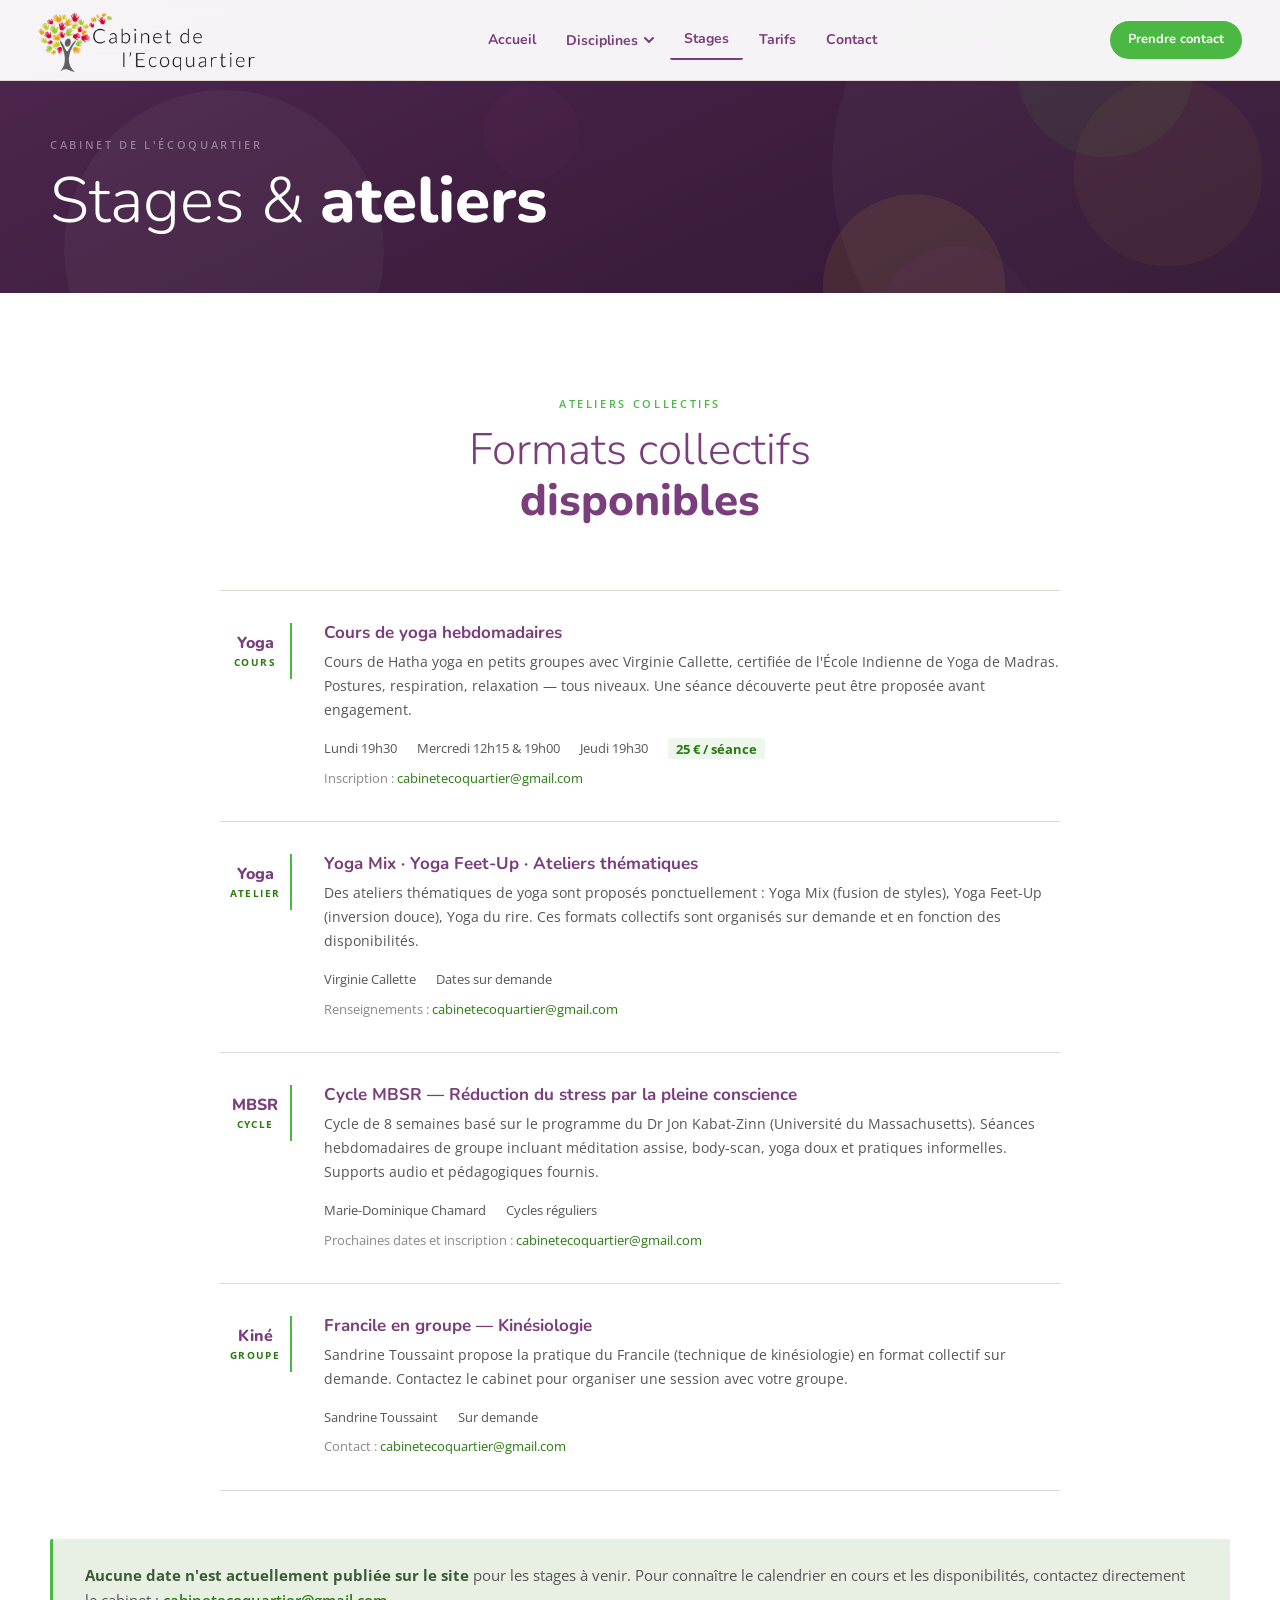
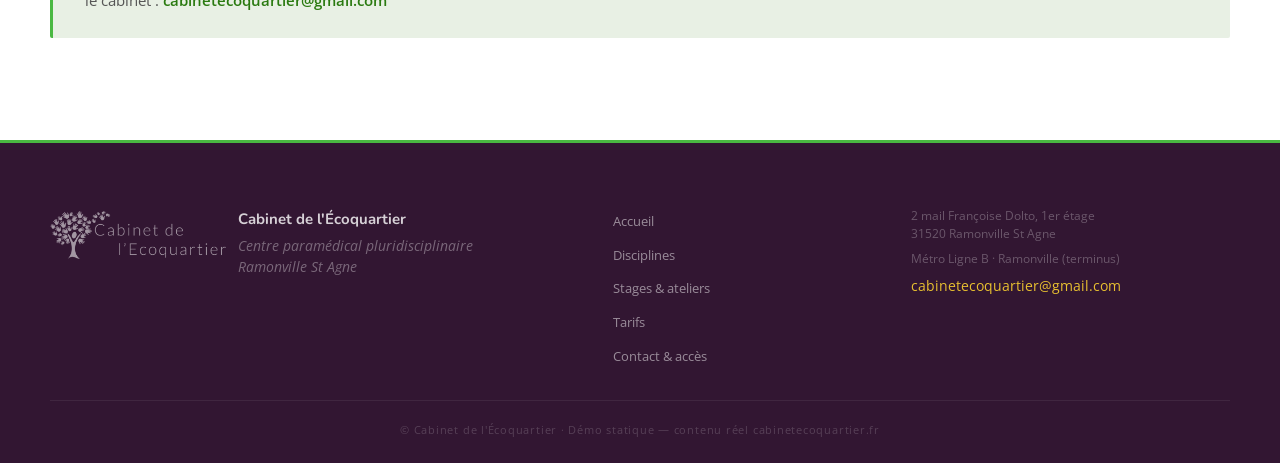
<file: stages.html>
<!DOCTYPE html>
<html lang="fr">
<head>
  <meta charset="UTF-8">
  <meta name="viewport" content="width=device-width, initial-scale=1.0">
  <title>Stages &amp; ateliers — Cabinet de l'Écoquartier</title>
  <meta name="description" content="Stages et ateliers au Cabinet de l'Écoquartier : yoga, MBSR, sophrologie. Contactez-nous pour les prochaines dates.">
  <link rel="icon" type="image/svg+xml" href="images/favicon.svg">
  <link rel="preconnect" href="https://fonts.googleapis.com">
  <link rel="preconnect" href="https://fonts.gstatic.com" crossorigin>
  <link href="https://fonts.googleapis.com/css2?family=Nunito:ital,wght@0,300;0,400;0,600;0,700;0,800;1,300;1,700&family=Open+Sans:wght@400;500;600&display=swap" rel="stylesheet">
  <link rel="stylesheet" href="style.css">
</head>
<body data-page="stages">

  <!-- HEADER -->
  <header class="site-header" role="banner">
    <div class="header-inner">
      <a href="index.html" class="header-logo" aria-label="Cabinet de l'Écoquartier — accueil">
        <img src="images/logo.webp" alt="Cabinet de l'Écoquartier" class="logo-img" onerror="this.style.display='none';this.nextElementSibling.style.display='block'">
        <span class="logo-fallback" style="display:none">Cabinet de l'Écoquartier</span>
      </a>
      <nav class="header-nav" aria-label="Navigation principale">
        <ul class="nav-list" role="list">
          <li><a href="index.html" class="nav-link" data-nav="index">Accueil</a></li>
          <li class="nav-item-dropdown">
            <button class="nav-link nav-dropdown-btn" aria-haspopup="true" aria-expanded="false" data-nav="disciplines">
              Disciplines
              <svg class="dropdown-chevron" width="12" height="12" viewBox="0 0 12 12" fill="none" aria-hidden="true">
                <path d="M2 4l4 4 4-4" stroke="currentColor" stroke-width="2" stroke-linecap="round" stroke-linejoin="round"/>
              </svg>
            </button>
            <div class="nav-dropdown" role="menu" aria-label="Disciplines">
              <div class="nav-dropdown-header">Nos disciplines</div>
              <a href="disciplines.html"                  class="nav-dropdown-link nav-dropdown-link--first" role="menuitem">Toutes les disciplines</a>
              <a href="disciplines.html#osteopathie"      class="nav-dropdown-link" role="menuitem">Ostéopathie</a>
              <a href="disciplines.html#energetique"      class="nav-dropdown-link" role="menuitem">Énergétique chinoise</a>
              <a href="disciplines.html#mbsr"             class="nav-dropdown-link" role="menuitem">MBSR — Pleine conscience</a>
              <a href="disciplines.html#sophrologie"      class="nav-dropdown-link" role="menuitem">Sophrologie</a>
              <a href="disciplines.html#yoga"             class="nav-dropdown-link" role="menuitem">Yoga</a>
              <a href="disciplines.html#somatotherapie"   class="nav-dropdown-link" role="menuitem">Somatothérapie</a>
              <a href="disciplines.html#kinesiologie"     class="nav-dropdown-link" role="menuitem">Kinésiologie</a>
            </div>
          </li>
          <li><a href="stages.html"  class="nav-link" data-nav="stages">Stages</a></li>
          <li><a href="tarifs.html"  class="nav-link" data-nav="tarifs">Tarifs</a></li>
          <li><a href="contact.html" class="nav-link" data-nav="contact">Contact</a></li>
        </ul>
      </nav>
      <div class="nav-cta"><a href="contact.html" class="btn-nav-cta">Prendre contact</a></div>
      <button class="burger" aria-label="Ouvrir le menu" aria-expanded="false" aria-controls="overlay-menu">
        <span class="burger-bar"></span><span class="burger-bar"></span><span class="burger-bar"></span>
      </button>
    </div>
  </header>

  <!-- OVERLAY MOBILE -->
  <div class="overlay-menu" id="overlay-menu" role="dialog" aria-modal="true" aria-label="Menu principal">
    <nav class="overlay-nav" aria-label="Menu mobile">
      <ul class="overlay-list" role="list">
        <li class="overlay-item"><a href="index.html" class="overlay-link" data-nav="index">Accueil</a></li>
        <li class="overlay-item">
          <button class="overlay-link overlay-submenu-btn" aria-expanded="false" aria-controls="overlay-sub-disciplines">
            Disciplines
            <svg class="overlay-chevron" width="20" height="20" viewBox="0 0 20 20" fill="none" aria-hidden="true">
              <path d="M5 8l5 5 5-5" stroke="currentColor" stroke-width="2" stroke-linecap="round" stroke-linejoin="round"/>
            </svg>
          </button>
          <ul class="overlay-sub" id="overlay-sub-disciplines" hidden>
            <li><a href="disciplines.html"                class="overlay-sub-link">Toutes les disciplines</a></li>
            <li><a href="disciplines.html#osteopathie"    class="overlay-sub-link">Ostéopathie</a></li>
            <li><a href="disciplines.html#energetique"    class="overlay-sub-link">Énergétique chinoise</a></li>
            <li><a href="disciplines.html#mbsr"           class="overlay-sub-link">MBSR — Pleine conscience</a></li>
            <li><a href="disciplines.html#sophrologie"    class="overlay-sub-link">Sophrologie</a></li>
            <li><a href="disciplines.html#yoga"           class="overlay-sub-link">Yoga</a></li>
            <li><a href="disciplines.html#somatotherapie" class="overlay-sub-link">Somatothérapie</a></li>
            <li><a href="disciplines.html#kinesiologie"   class="overlay-sub-link">Kinésiologie</a></li>
          </ul>
        </li>
        <li class="overlay-item"><a href="stages.html"  class="overlay-link" data-nav="stages">Stages</a></li>
        <li class="overlay-item"><a href="tarifs.html"  class="overlay-link" data-nav="tarifs">Tarifs</a></li>
        <li class="overlay-item"><a href="contact.html" class="overlay-link" data-nav="contact">Contact</a></li>
      </ul>
    </nav>
    <footer class="overlay-footer">
      <a href="mailto:cabinetecoquartier@gmail.com" class="overlay-email">cabinetecoquartier@gmail.com</a>
      <span class="overlay-address">2 mail Françoise Dolto (1er étage) · Ramonville St Agne · Métro Ligne B</span>
    </footer>
  </div>

  <!-- PAGE HERO -->
  <section class="page-hero" aria-label="Stages et ateliers">
    <div class="container page-hero-inner">
      <span class="page-hero-label">Cabinet de l'Écoquartier</span>
      <h1 class="page-hero-title">Stages &amp; <strong>ateliers</strong></h1>
    </div>
  </section>

  <!-- STAGES -->
  <section class="stages-section" aria-labelledby="stages-heading">
    <div class="container">
      <header class="section-header reveal">
        <span class="section-label">Ateliers collectifs</span>
        <h2 class="section-title" id="stages-heading">
          Formats collectifs<br><strong>disponibles</strong>
        </h2>
      </header>

      <ul class="stages-list" role="list">

        <li class="stage-item reveal">
          <div class="stage-date" aria-label="Yoga">
            <span class="stage-day" style="font-size:1rem;padding-top:.25rem">Yoga</span>
            <span class="stage-month">Cours</span>
          </div>
          <div class="stage-body">
            <h3 class="stage-name">Cours de yoga hebdomadaires</h3>
            <p class="stage-desc">
              Cours de Hatha yoga en petits groupes avec Virginie Callette, certifiée de l'École Indienne de Yoga de Madras. Postures, respiration, relaxation — tous niveaux. Une séance découverte peut être proposée avant engagement.
            </p>
            <ul class="stage-meta" aria-label="Horaires">
              <li><span>Lundi 19h30</span></li>
              <li><span>Mercredi 12h15 &amp; 19h00</span></li>
              <li><span>Jeudi 19h30</span></li>
              <li><span class="stage-price">25 € / séance</span></li>
            </ul>
            <p class="stage-booking">
              Inscription : <a href="mailto:cabinetecoquartier@gmail.com">cabinetecoquartier@gmail.com</a>
            </p>
          </div>
        </li>

        <li class="stage-item reveal">
          <div class="stage-date" aria-label="Yoga Mix">
            <span class="stage-day" style="font-size:1rem;padding-top:.25rem">Yoga</span>
            <span class="stage-month">Atelier</span>
          </div>
          <div class="stage-body">
            <h3 class="stage-name">Yoga Mix · Yoga Feet-Up · Ateliers thématiques</h3>
            <p class="stage-desc">
              Des ateliers thématiques de yoga sont proposés ponctuellement : Yoga Mix (fusion de styles), Yoga Feet-Up (inversion douce), Yoga du rire. Ces formats collectifs sont organisés sur demande et en fonction des disponibilités.
            </p>
            <ul class="stage-meta" aria-label="Informations">
              <li><span>Virginie Callette</span></li>
              <li><span>Dates sur demande</span></li>
            </ul>
            <p class="stage-booking">
              Renseignements : <a href="mailto:cabinetecoquartier@gmail.com">cabinetecoquartier@gmail.com</a>
            </p>
          </div>
        </li>

        <li class="stage-item reveal">
          <div class="stage-date" aria-label="MBSR">
            <span class="stage-day" style="font-size:1rem;padding-top:.25rem">MBSR</span>
            <span class="stage-month">Cycle</span>
          </div>
          <div class="stage-body">
            <h3 class="stage-name">Cycle MBSR — Réduction du stress par la pleine conscience</h3>
            <p class="stage-desc">
              Cycle de 8 semaines basé sur le programme du Dr Jon Kabat-Zinn (Université du Massachusetts). Séances hebdomadaires de groupe incluant méditation assise, body-scan, yoga doux et pratiques informelles. Supports audio et pédagogiques fournis.
            </p>
            <ul class="stage-meta" aria-label="Informations">
              <li><span>Marie-Dominique Chamard</span></li>
              <li><span>Cycles réguliers</span></li>
            </ul>
            <p class="stage-booking">
              Prochaines dates et inscription : <a href="mailto:cabinetecoquartier@gmail.com">cabinetecoquartier@gmail.com</a>
            </p>
          </div>
        </li>

        <li class="stage-item reveal">
          <div class="stage-date" aria-label="Kinésiologie">
            <span class="stage-day" style="font-size:1rem;padding-top:.25rem">Kiné</span>
            <span class="stage-month">Groupe</span>
          </div>
          <div class="stage-body">
            <h3 class="stage-name">Francile en groupe — Kinésiologie</h3>
            <p class="stage-desc">
              Sandrine Toussaint propose la pratique du Francile (technique de kinésiologie) en format collectif sur demande. Contactez le cabinet pour organiser une session avec votre groupe.
            </p>
            <ul class="stage-meta" aria-label="Informations">
              <li><span>Sandrine Toussaint</span></li>
              <li><span>Sur demande</span></li>
            </ul>
            <p class="stage-booking">
              Contact : <a href="mailto:cabinetecoquartier@gmail.com">cabinetecoquartier@gmail.com</a>
            </p>
          </div>
        </li>

      </ul>

      <aside style="margin-top:3rem;padding:1.5rem 2rem;background:var(--sage-bg);border-left:3px solid var(--green);border-radius:var(--radius);" class="reveal">
        <p style="font-size:.9375rem;color:var(--txt-mid);line-height:1.7;">
          <strong style="color:var(--sage-dark)">Aucune date n'est actuellement publiée sur le site</strong> pour les stages à venir. Pour connaître le calendrier en cours et les disponibilités, contactez directement le cabinet : <a href="mailto:cabinetecoquartier@gmail.com" style="color:var(--green-dark);font-weight:600">cabinetecoquartier@gmail.com</a>
        </p>
      </aside>
    </div>
  </section>

  <!-- FOOTER -->
  <footer class="site-footer" role="contentinfo">
    <div class="container">
      <div class="footer-inner">
        <div class="footer-brand">
          <div><img src="images/logo.webp" alt="" class="footer-logo" aria-hidden="true" loading="lazy"></div>
          <div>
            <p class="footer-site-name">Cabinet de l'Écoquartier</p>
            <p class="footer-tagline">Centre paramédical pluridisciplinaire<br>Ramonville St Agne</p>
          </div>
        </div>
        <nav class="footer-nav" aria-label="Navigation secondaire">
          <ul>
            <li><a href="index.html">Accueil</a></li>
            <li><a href="disciplines.html">Disciplines</a></li>
            <li><a href="stages.html">Stages &amp; ateliers</a></li>
            <li><a href="tarifs.html">Tarifs</a></li>
            <li><a href="contact.html">Contact &amp; accès</a></li>
          </ul>
        </nav>
        <address class="footer-contact">
          <p>2 mail Françoise Dolto, 1er étage<br>31520 Ramonville St Agne</p>
          <p>Métro Ligne B · Ramonville (terminus)</p>
          <a href="mailto:cabinetecoquartier@gmail.com">cabinetecoquartier@gmail.com</a>
        </address>
      </div>
      <p class="footer-legal">© Cabinet de l'Écoquartier · Démo statique — contenu réel cabinetecoquartier.fr</p>
    </div>
  </footer>

  <script src="script.js"></script>
  <script src="animations.js"></script>
</body>
</html>
</file>
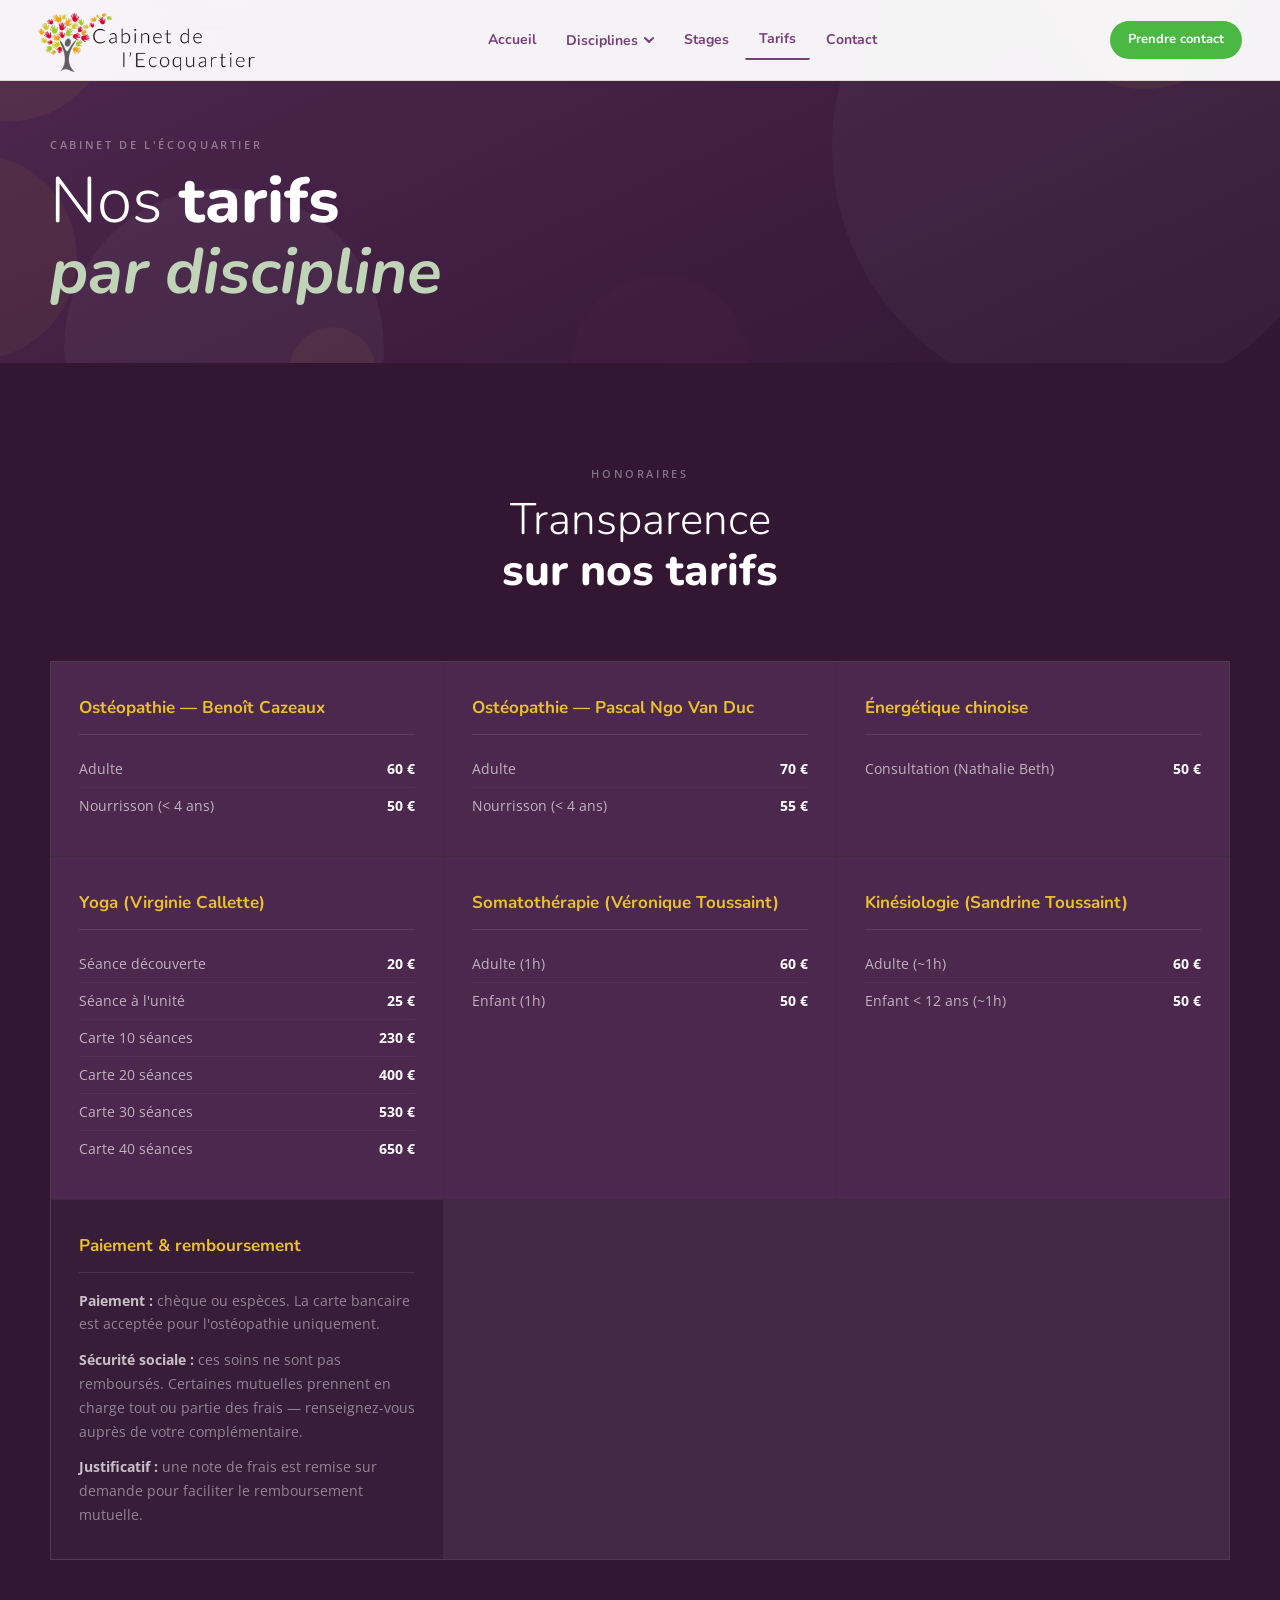
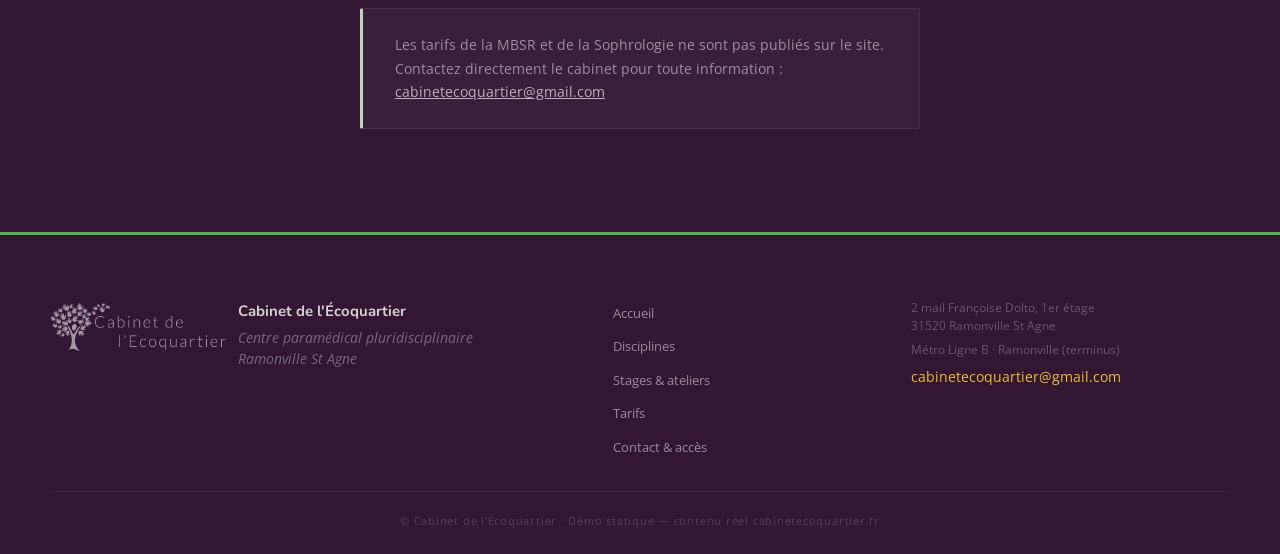
<file: tarifs.html>
<!DOCTYPE html>
<html lang="fr">
<head>
  <meta charset="UTF-8">
  <meta name="viewport" content="width=device-width, initial-scale=1.0">
  <title>Tarifs — Cabinet de l'Écoquartier</title>
  <meta name="description" content="Tarifs des séances au Cabinet de l'Écoquartier. Ostéopathie, énergétique chinoise, yoga, somatothérapie, kinésiologie.">
  <link rel="icon" type="image/svg+xml" href="images/favicon.svg">
  <link rel="preconnect" href="https://fonts.googleapis.com">
  <link rel="preconnect" href="https://fonts.gstatic.com" crossorigin>
  <link href="https://fonts.googleapis.com/css2?family=Nunito:ital,wght@0,300;0,400;0,600;0,700;0,800;1,300;1,700&family=Open+Sans:wght@400;500;600&display=swap" rel="stylesheet">
  <link rel="stylesheet" href="style.css">
</head>
<body data-page="tarifs">

  <!-- HEADER -->
  <header class="site-header" role="banner">
    <div class="header-inner">
      <a href="index.html" class="header-logo" aria-label="Cabinet de l'Écoquartier — accueil">
        <img src="images/logo.webp" alt="Cabinet de l'Écoquartier" class="logo-img" onerror="this.style.display='none';this.nextElementSibling.style.display='block'">
        <span class="logo-fallback" style="display:none">Cabinet de l'Écoquartier</span>
      </a>
      <nav class="header-nav" aria-label="Navigation principale">
        <ul class="nav-list" role="list">
          <li><a href="index.html" class="nav-link" data-nav="index">Accueil</a></li>
          <li class="nav-item-dropdown">
            <button class="nav-link nav-dropdown-btn" aria-haspopup="true" aria-expanded="false" data-nav="disciplines">
              Disciplines
              <svg class="dropdown-chevron" width="12" height="12" viewBox="0 0 12 12" fill="none" aria-hidden="true">
                <path d="M2 4l4 4 4-4" stroke="currentColor" stroke-width="2" stroke-linecap="round" stroke-linejoin="round"/>
              </svg>
            </button>
            <div class="nav-dropdown" role="menu" aria-label="Disciplines">
              <div class="nav-dropdown-header">Nos disciplines</div>
              <a href="disciplines.html"                  class="nav-dropdown-link nav-dropdown-link--first" role="menuitem">Toutes les disciplines</a>
              <a href="disciplines.html#osteopathie"      class="nav-dropdown-link" role="menuitem">Ostéopathie</a>
              <a href="disciplines.html#energetique"      class="nav-dropdown-link" role="menuitem">Énergétique chinoise</a>
              <a href="disciplines.html#mbsr"             class="nav-dropdown-link" role="menuitem">MBSR — Pleine conscience</a>
              <a href="disciplines.html#sophrologie"      class="nav-dropdown-link" role="menuitem">Sophrologie</a>
              <a href="disciplines.html#yoga"             class="nav-dropdown-link" role="menuitem">Yoga</a>
              <a href="disciplines.html#somatotherapie"   class="nav-dropdown-link" role="menuitem">Somatothérapie</a>
              <a href="disciplines.html#kinesiologie"     class="nav-dropdown-link" role="menuitem">Kinésiologie</a>
            </div>
          </li>
          <li><a href="stages.html"  class="nav-link" data-nav="stages">Stages</a></li>
          <li><a href="tarifs.html"  class="nav-link" data-nav="tarifs">Tarifs</a></li>
          <li><a href="contact.html" class="nav-link" data-nav="contact">Contact</a></li>
        </ul>
      </nav>
      <div class="nav-cta"><a href="contact.html" class="btn-nav-cta">Prendre contact</a></div>
      <button class="burger" aria-label="Ouvrir le menu" aria-expanded="false" aria-controls="overlay-menu">
        <span class="burger-bar"></span><span class="burger-bar"></span><span class="burger-bar"></span>
      </button>
    </div>
  </header>

  <!-- OVERLAY MOBILE -->
  <div class="overlay-menu" id="overlay-menu" role="dialog" aria-modal="true" aria-label="Menu principal">
    <nav class="overlay-nav" aria-label="Menu mobile">
      <ul class="overlay-list" role="list">
        <li class="overlay-item"><a href="index.html" class="overlay-link" data-nav="index">Accueil</a></li>
        <li class="overlay-item">
          <button class="overlay-link overlay-submenu-btn" aria-expanded="false" aria-controls="overlay-sub-disciplines">
            Disciplines
            <svg class="overlay-chevron" width="20" height="20" viewBox="0 0 20 20" fill="none" aria-hidden="true">
              <path d="M5 8l5 5 5-5" stroke="currentColor" stroke-width="2" stroke-linecap="round" stroke-linejoin="round"/>
            </svg>
          </button>
          <ul class="overlay-sub" id="overlay-sub-disciplines" hidden>
            <li><a href="disciplines.html"                class="overlay-sub-link">Toutes les disciplines</a></li>
            <li><a href="disciplines.html#osteopathie"    class="overlay-sub-link">Ostéopathie</a></li>
            <li><a href="disciplines.html#energetique"    class="overlay-sub-link">Énergétique chinoise</a></li>
            <li><a href="disciplines.html#mbsr"           class="overlay-sub-link">MBSR — Pleine conscience</a></li>
            <li><a href="disciplines.html#sophrologie"    class="overlay-sub-link">Sophrologie</a></li>
            <li><a href="disciplines.html#yoga"           class="overlay-sub-link">Yoga</a></li>
            <li><a href="disciplines.html#somatotherapie" class="overlay-sub-link">Somatothérapie</a></li>
            <li><a href="disciplines.html#kinesiologie"   class="overlay-sub-link">Kinésiologie</a></li>
          </ul>
        </li>
        <li class="overlay-item"><a href="stages.html"  class="overlay-link" data-nav="stages">Stages</a></li>
        <li class="overlay-item"><a href="tarifs.html"  class="overlay-link" data-nav="tarifs">Tarifs</a></li>
        <li class="overlay-item"><a href="contact.html" class="overlay-link" data-nav="contact">Contact</a></li>
      </ul>
    </nav>
    <footer class="overlay-footer">
      <a href="mailto:cabinetecoquartier@gmail.com" class="overlay-email">cabinetecoquartier@gmail.com</a>
      <span class="overlay-address">2 mail Françoise Dolto (1er étage) · Ramonville St Agne · Métro Ligne B</span>
    </footer>
  </div>

  <!-- PAGE HERO -->
  <section class="page-hero" aria-label="Tarifs">
    <div class="container page-hero-inner">
      <span class="page-hero-label">Cabinet de l'Écoquartier</span>
      <h1 class="page-hero-title">Nos <strong>tarifs</strong><br><em>par discipline</em></h1>
    </div>
  </section>

  <!-- TARIFS -->
  <section class="tarifs-section" aria-labelledby="tarifs-heading">
    <div class="container">
      <header class="section-header reveal">
        <span class="section-label">Honoraires</span>
        <h2 class="section-title" id="tarifs-heading">
          Transparence<br><strong>sur nos tarifs</strong>
        </h2>
      </header>

      <div class="tarifs-grid">

        <article class="tarif-block reveal">
          <h3 class="tarif-discipline">Ostéopathie — Benoît Cazeaux</h3>
          <table class="tarif-table" aria-label="Tarifs Benoît Cazeaux">
            <tbody>
              <tr><td>Adulte</td><td class="tarif-price">60 €</td></tr>
              <tr><td>Nourrisson (&lt; 4 ans)</td><td class="tarif-price">50 €</td></tr>
            </tbody>
          </table>
        </article>

        <article class="tarif-block reveal">
          <h3 class="tarif-discipline">Ostéopathie — Pascal Ngo Van Duc</h3>
          <table class="tarif-table" aria-label="Tarifs Pascal Ngo Van Duc">
            <tbody>
              <tr><td>Adulte</td><td class="tarif-price">70 €</td></tr>
              <tr><td>Nourrisson (&lt; 4 ans)</td><td class="tarif-price">55 €</td></tr>
            </tbody>
          </table>
        </article>

        <article class="tarif-block reveal">
          <h3 class="tarif-discipline">Énergétique chinoise</h3>
          <table class="tarif-table" aria-label="Tarifs énergétique chinoise">
            <tbody>
              <tr><td>Consultation (Nathalie Beth)</td><td class="tarif-price">50 €</td></tr>
            </tbody>
          </table>
        </article>

        <article class="tarif-block reveal">
          <h3 class="tarif-discipline">Yoga (Virginie Callette)</h3>
          <table class="tarif-table" aria-label="Tarifs yoga">
            <tbody>
              <tr><td>Séance découverte</td><td class="tarif-price">20 €</td></tr>
              <tr><td>Séance à l'unité</td><td class="tarif-price">25 €</td></tr>
              <tr><td>Carte 10 séances</td><td class="tarif-price">230 €</td></tr>
              <tr><td>Carte 20 séances</td><td class="tarif-price">400 €</td></tr>
              <tr><td>Carte 30 séances</td><td class="tarif-price">530 €</td></tr>
              <tr><td>Carte 40 séances</td><td class="tarif-price">650 €</td></tr>
            </tbody>
          </table>
        </article>

        <article class="tarif-block reveal">
          <h3 class="tarif-discipline">Somatothérapie (Véronique Toussaint)</h3>
          <table class="tarif-table" aria-label="Tarifs somatothérapie">
            <tbody>
              <tr><td>Adulte (1h)</td><td class="tarif-price">60 €</td></tr>
              <tr><td>Enfant (1h)</td><td class="tarif-price">50 €</td></tr>
            </tbody>
          </table>
        </article>

        <article class="tarif-block reveal">
          <h3 class="tarif-discipline">Kinésiologie (Sandrine Toussaint)</h3>
          <table class="tarif-table" aria-label="Tarifs kinésiologie">
            <tbody>
              <tr><td>Adulte (~1h)</td><td class="tarif-price">60 €</td></tr>
              <tr><td>Enfant &lt; 12 ans (~1h)</td><td class="tarif-price">50 €</td></tr>
            </tbody>
          </table>
        </article>

        <article class="tarif-block tarif-block--note reveal">
          <h3 class="tarif-discipline">Paiement &amp; remboursement</h3>
          <p class="tarif-note"><strong>Paiement :</strong> chèque ou espèces. La carte bancaire est acceptée pour l'ostéopathie uniquement.</p>
          <p class="tarif-note"><strong>Sécurité sociale :</strong> ces soins ne sont pas remboursés. Certaines mutuelles prennent en charge tout ou partie des frais — renseignez-vous auprès de votre complémentaire.</p>
          <p class="tarif-note"><strong>Justificatif :</strong> une note de frais est remise sur demande pour faciliter le remboursement mutuelle.</p>
        </article>

      </div>

      <aside class="tarif-footer reveal" aria-label="Note sur les tarifs">
        <p>Les tarifs de la MBSR et de la Sophrologie ne sont pas publiés sur le site. Contactez directement le cabinet pour toute information : <a href="mailto:cabinetecoquartier@gmail.com" style="color:rgba(255,255,255,.65);text-decoration:underline">cabinetecoquartier@gmail.com</a></p>
      </aside>
    </div>
  </section>

  <!-- FOOTER -->
  <footer class="site-footer" role="contentinfo">
    <div class="container">
      <div class="footer-inner">
        <div class="footer-brand">
          <div><img src="images/logo.webp" alt="" class="footer-logo" aria-hidden="true" loading="lazy"></div>
          <div>
            <p class="footer-site-name">Cabinet de l'Écoquartier</p>
            <p class="footer-tagline">Centre paramédical pluridisciplinaire<br>Ramonville St Agne</p>
          </div>
        </div>
        <nav class="footer-nav" aria-label="Navigation secondaire">
          <ul>
            <li><a href="index.html">Accueil</a></li>
            <li><a href="disciplines.html">Disciplines</a></li>
            <li><a href="stages.html">Stages &amp; ateliers</a></li>
            <li><a href="tarifs.html">Tarifs</a></li>
            <li><a href="contact.html">Contact &amp; accès</a></li>
          </ul>
        </nav>
        <address class="footer-contact">
          <p>2 mail Françoise Dolto, 1er étage<br>31520 Ramonville St Agne</p>
          <p>Métro Ligne B · Ramonville (terminus)</p>
          <a href="mailto:cabinetecoquartier@gmail.com">cabinetecoquartier@gmail.com</a>
        </address>
      </div>
      <p class="footer-legal">© Cabinet de l'Écoquartier · Démo statique — contenu réel cabinetecoquartier.fr</p>
    </div>
  </footer>

  <script src="script.js"></script>
  <script src="animations.js"></script>
</body>
</html>
</file>
<file: style.css>
/* ================================================
   CABINET DE L'ÉCOQUARTIER — Styles v3 final
   Palette : blanc / violet-prune / vert / jaune
   ================================================ */

/* ---- Tokens ---- */
:root {
  --plum:        #7a3e7c;
  --plum-dark:   #4e2750;
  --plum-deeper: #321632;
  --plum-pale:   #f4eef5;

  --green:       #4ab842;
  --green-dark:  #2a7a10;
  --green-mid:   #3a9a30;
  --green-pale:  #eef7ec;

  /* Sauge doux — sections claires */
  --sage-bg:     #e8f0e4;
  --sage-light:  #c0d4b8;
  --sage-dark:   #3a5c35;

  /* Carte hero translucide */
  --card-bg:     rgba(120, 190, 90, 0.82);

  --yellow:      #e8c030;
  --yellow-dk:   #c4a020;
  --yellow-txt:  #2a1a00;

  --teal:        #2597ba;

  --white:       #ffffff;
  --off-white:   #f7f6f3;
  --light-gray:  #f0eeea;
  --border:      #ddd9d2;

  --txt-dark:    #1e1e1e;
  --txt-mid:     #555;
  --txt-light:   #888;

  /* Angles quasi-droits */
  --radius:      2px;
  --radius-md:   4px;

  --container:   min(1180px, 100% - 2.5rem);
  --header-h:    80px;

  --t:   0.25s cubic-bezier(.4,0,.2,1);
  --t-m: 0.42s cubic-bezier(.4,0,.2,1);
}

/* ---- Reset ---- */
*, *::before, *::after { box-sizing: border-box; margin: 0; padding: 0; }
html { scroll-behavior: smooth; scroll-padding-top: calc(var(--header-h) + 52px); -webkit-text-size-adjust: 100%; }
body { font-family: 'Open Sans', system-ui, sans-serif; font-size: 16px; line-height: 1.65; color: var(--txt-dark); background: var(--white); -webkit-font-smoothing: antialiased; opacity: 0; }
body.is-loaded  { opacity: 1; transition: opacity .3s ease; }
body.is-exiting { opacity: 0; transition: opacity .22s ease; }
img  { max-width: 100%; height: auto; display: block; }
a    { color: inherit; text-decoration: none; }
ul, ol { list-style: none; }
button { cursor: pointer; font-family: inherit; background: none; border: none; }
address { font-style: normal; }
:focus-visible { outline: 2px solid var(--green); outline-offset: 3px; border-radius: var(--radius); }

/* ---- Shared typography ---- */
.section-label { display: block; font-size: 11px; font-weight: 600; letter-spacing: .24em; text-transform: uppercase; color: var(--green); margin-bottom: .75rem; }
.section-title { font-family: 'Nunito', sans-serif; font-size: clamp(1.75rem, 3.5vw, 2.75rem); font-weight: 300; line-height: 1.15; color: var(--plum); }
.section-title strong { font-weight: 800; }
.section-title em     { font-style: italic; font-weight: 700; }
.section-header { text-align: center; margin-bottom: clamp(2.5rem, 5vw, 4.5rem); }
.container { width: var(--container); margin-inline: auto; }

/* ---- Scroll reveal ---- */
@media (prefers-reduced-motion: no-preference) {
  .reveal { opacity: 0; transform: translateY(18px); transition: opacity .65s ease, transform .65s ease; }
  .reveal.revealed { opacity: 1; transform: translateY(0); }
}

/* ================================================
   HEADER — flottant, transparent → glass
   ================================================ */

.site-header {
  position: fixed;
  inset-block-start: 0; inset-inline: 0;
  z-index: 100;
  height: var(--header-h);
  /* Toujours glass/blanc : le logo coloré reste lisible partout */
  background: rgba(255,255,255,0.95);
  backdrop-filter: blur(14px);
  -webkit-backdrop-filter: blur(14px);
  box-shadow: 0 1px 0 var(--border);
  transition: box-shadow var(--t-m);
}

/* Légère ombre supplémentaire au scroll */
.site-header.scrolled {
  box-shadow: 0 2px 16px rgba(0,0,0,.08);
}

.header-inner {
  display: flex;
  align-items: center;
  justify-content: space-between;
  height: 100%;
  padding: 0 clamp(1rem, 3vw, 2.5rem);
  gap: 1rem;
}

/* Logo — toujours en couleurs sur fond blanc/glass */
.header-logo { display: flex; align-items: center; flex-shrink: 0; text-decoration: none; }
.logo-img { height: 64px; width: auto; max-width: 220px; }
.logo-fallback { font-family: 'Nunito', sans-serif; font-size: 1rem; font-weight: 800; line-height: 1.2; color: var(--plum); }

/* Nav desktop */
.header-nav { display: none; }
@media (min-width: 960px) { .header-nav { display: block; } }

.nav-list { display: flex; align-items: center; gap: .1rem; }

.nav-link {
  display: inline-flex; align-items: center; gap: .3rem;
  font-family: 'Nunito', sans-serif; font-size: 14px; font-weight: 700;
  padding: .45rem .875rem; border-radius: var(--radius);
  color: var(--plum); background: none; border: none; cursor: pointer;
  white-space: nowrap; transition: background var(--t), color var(--t);
}

.nav-link:hover { background: var(--plum-pale); color: var(--plum-dark); }

.nav-link.active { border-bottom: 2px solid var(--plum); }

/* CTA nav "Prendre contact" */
.nav-cta {
  display: none;
  align-items: center;
  gap: .75rem;
  flex-shrink: 0;
}
@media (min-width: 960px) { .nav-cta { display: flex; } }

.btn-nav-cta {
  padding: .5rem 1.125rem;
  background: var(--green);
  color: var(--white);
  font-family: 'Nunito', sans-serif; font-size: 13px; font-weight: 700;
  border-radius: 100px;   /* seul bouton-pilule dans le nav */
  border: none; cursor: pointer;
  transition: background var(--t), transform var(--t);
}
.btn-nav-cta:hover { background: var(--green-dark); transform: translateY(-1px); }

/* Chevron dropdown */
.dropdown-chevron { transition: transform var(--t); flex-shrink: 0; }
.nav-dropdown-btn[aria-expanded="true"] .dropdown-chevron { transform: rotate(180deg); }
.nav-dropdown-btn[aria-expanded="true"] { background: var(--plum); color: var(--white) !important; border-radius: var(--radius); }
.nav-dropdown-btn[aria-expanded="true"] .dropdown-chevron path { stroke: white; }

/* ================================================
   DROPDOWN
   ================================================ */

.nav-item-dropdown { position: relative; }

.nav-dropdown {
  position: absolute; top: calc(100% + 8px); left: 0; min-width: 230px;
  background: var(--white); border: 1px solid var(--border); border-top: 3px solid var(--green);
  border-radius: var(--radius); box-shadow: 0 8px 32px rgba(0,0,0,.12); z-index: 200; overflow: hidden;
  opacity: 0; pointer-events: none; transform: translateY(-6px);
  transition: opacity var(--t), transform var(--t);
}
.nav-dropdown.is-open { opacity: 1; pointer-events: all; transform: translateY(0); }
.nav-dropdown-header { background: var(--green); color: var(--white); font-family: 'Nunito',sans-serif; font-size: 12px; font-weight: 700; letter-spacing: .1em; text-transform: uppercase; padding: .6rem 1rem; }
.nav-dropdown-link { display: block; padding: .5rem 1rem .5rem 1.25rem; font-size: 14px; color: var(--plum); border-left: 3px solid transparent; transition: background var(--t), border-color var(--t); }
.nav-dropdown-link--first { background: var(--teal); color: var(--white); font-weight: 600; border-left-color: #1a7090; }
.nav-dropdown-link--first:hover { background: #1a7090; color: var(--white); }
.nav-dropdown-link:not(.nav-dropdown-link--first):hover { background: var(--green-pale); border-left-color: var(--green); color: var(--plum-dark); }

@media (prefers-reduced-motion: reduce) { .nav-dropdown { transition: none; } }

/* ================================================
   BURGER
   ================================================ */

.burger {
  display: flex; flex-direction: column; justify-content: center; gap: 5px;
  width: 44px; height: 44px; padding: 0; z-index: 200; position: relative; flex-shrink: 0;
  -webkit-tap-highlight-color: transparent;
}
@media (min-width: 960px) { .burger { display: none; } }

.burger-bar { display: block; width: 24px; height: 2px; border-radius: 1px; margin: 0 auto; transform-origin: center; background: var(--plum); transition: transform .4s cubic-bezier(.4,0,.2,1), opacity .3s ease; }
.burger[aria-expanded="true"] .burger-bar { background: var(--plum); }
.burger[aria-expanded="true"] .burger-bar:nth-child(1) { transform: translateY(7px) rotate(45deg); }
.burger[aria-expanded="true"] .burger-bar:nth-child(2) { opacity: 0; transform: scaleX(0); }
.burger[aria-expanded="true"] .burger-bar:nth-child(3) { transform: translateY(-7px) rotate(-45deg); }

/* ================================================
   OVERLAY MOBILE
   ================================================ */

.overlay-menu {
  position: fixed; inset: 0; z-index: 150; background: var(--white);
  display: flex; flex-direction: column; justify-content: center;
  padding: calc(var(--header-h) + 1.5rem) clamp(2rem,8vw,4rem) 3rem;
  border-top: 3px solid var(--green);
  opacity: 0; pointer-events: none; transform: translateX(100%);
  transition: opacity .4s cubic-bezier(.4,0,.2,1), transform .4s cubic-bezier(.4,0,.2,1);
}
.overlay-menu.is-open { opacity: 1; pointer-events: all; transform: translateX(0); }
.overlay-nav { flex: 1; display: flex; align-items: center; }
.overlay-list { width: 100%; }
.overlay-item { border-bottom: 1px solid var(--border); opacity: 0; transform: translateX(12px); transition: opacity .38s ease, transform .38s ease; }
.overlay-item:first-child { border-top: 1px solid var(--border); }
.overlay-item.is-visible { opacity: 1; transform: translateX(0); }
.overlay-link { display: flex; align-items: center; justify-content: space-between; width: 100%; text-align: left; padding: .9rem 0; font-family: 'Nunito',sans-serif; font-size: clamp(1.25rem,4vw,1.75rem); font-weight: 700; color: var(--plum); background: none; border: none; cursor: pointer; transition: color var(--t), padding-left var(--t); }
.overlay-link:hover { color: var(--plum-dark); padding-left: .5rem; }
.overlay-chevron { flex-shrink: 0; color: var(--green); transition: transform var(--t); }
.overlay-submenu-btn[aria-expanded="true"] .overlay-chevron { transform: rotate(180deg); }
.overlay-sub { padding: .25rem 0 .75rem 1.25rem; }
.overlay-sub[hidden] { display: none; }
.overlay-sub-link { display: block; padding: .45rem 0; font-size: 1rem; color: var(--txt-mid); border-left: 2px solid transparent; padding-left: .75rem; transition: color var(--t), border-color var(--t); }
.overlay-sub-link:hover { color: var(--green-dark); border-left-color: var(--green); }
.overlay-footer { padding-top: 1.5rem; border-top: 1px solid var(--border); display: flex; flex-direction: column; gap: .35rem; }
.overlay-email { font-size: 14px; font-weight: 600; color: var(--green-dark); transition: color var(--t); }
.overlay-email:hover { color: var(--plum); }
.overlay-address { font-size: 12px; color: var(--txt-light); }

@media (prefers-reduced-motion: reduce) {
  .overlay-menu, .overlay-item { transition: opacity .2s ease; transform: none !important; }
}

/* ================================================
   HERO — index.html
   Photo plein écran, titre gauche, info-card bas-droite
   ================================================ */

.hero {
  position: relative;
  min-height: 100dvh; min-height: 100vh;
  display: flex; align-items: flex-end;
  overflow: hidden;
}

.hero-photo {
  position: absolute; inset: 0;
  background-image: url('images/hero.jpg');
  background-size: cover; background-position: center 40%;
}

/* Voile sombre progressif — lisibilité titre */
.hero-photo::after {
  content: ''; position: absolute; inset: 0;
  background: linear-gradient(
    120deg,
    rgba(30,15,32,0.72) 0%,
    rgba(30,15,32,0.4)  45%,
    rgba(30,15,32,0.1)  100%
  );
}

.hero-content {
  position: relative; z-index: 1;
  width: 100%; padding: 0 0 clamp(4rem,8vw,7rem);
}

.hero-inner {
  width: var(--container); margin-inline: auto;
  display: grid;
  grid-template-columns: 1fr;
  gap: 2rem;
  padding-top: calc(var(--header-h) + 4rem);
}

@media (min-width: 768px) {
  .hero-inner { grid-template-columns: 1fr auto; align-items: flex-end; }
}

/* Texte gauche */
.hero-text { max-width: 620px; }

.hero-eyebrow {
  font-size: 11px; font-weight: 600; letter-spacing: .24em; text-transform: uppercase;
  color: var(--sage-light); margin-bottom: 1.25rem; display: block;
}

.hero-title {
  font-family: 'Nunito', sans-serif;
  font-size: clamp(2.25rem, 6vw, 4.5rem);
  font-weight: 800; line-height: 1.08; letter-spacing: -.01em;
  color: var(--white); margin-bottom: 1.25rem;
}

.hero-title em { font-style: italic; font-weight: 300; color: var(--sage-light); }

.hero-sub {
  font-size: clamp(.9375rem, 1.5vw, 1.0625rem);
  color: rgba(255,255,255,.72); line-height: 1.68;
  max-width: 480px; margin-bottom: 2.25rem;
}

.hero-actions { display: flex; align-items: center; gap: 1.5rem; flex-wrap: wrap; }

/* CTA pilule — seule exception aux angles droits */
.btn-hero {
  display: inline-flex; align-items: center; gap: .75rem;
  padding: .7rem .7rem .7rem 1.5rem;
  background: var(--green); color: var(--white);
  font-family: 'Nunito',sans-serif; font-size: .9375rem; font-weight: 700;
  border-radius: 100px;
  transition: background var(--t), transform var(--t);
}
.btn-hero:hover { background: var(--green-dark); transform: translateY(-1px); }

.btn-hero-circle {
  display: flex; align-items: center; justify-content: center;
  width: 32px; height: 32px; background: var(--white); border-radius: 50%; flex-shrink: 0;
}

.btn-hero-circle svg { color: var(--green); }

.hero-link-secondary {
  font-family: 'Nunito',sans-serif; font-size: .9375rem; font-weight: 600;
  color: rgba(255,255,255,.75);
  text-decoration: underline; text-decoration-color: transparent;
  transition: color var(--t), text-decoration-color var(--t);
}
.hero-link-secondary:hover { color: var(--white); text-decoration-color: rgba(255,255,255,.5); }

/* Info-card sombre bas-droite — verre dépoli prune foncé, texte blanc */
.hero-infocard {
  background: rgba(22, 8, 24, 0.82);
  backdrop-filter: blur(16px); -webkit-backdrop-filter: blur(16px);
  border-radius: var(--radius-md);
  padding: 1.25rem 1.5rem;
  max-width: 290px;
  align-self: flex-end;
  border-left: 3px solid var(--green);
  border-top: 1px solid rgba(255,255,255,.10);
}

@media (max-width: 767px) {
  .hero-infocard { max-width: 100%; }
}

.infocard-label {
  font-size: 10px; font-weight: 700; letter-spacing: .22em; text-transform: uppercase;
  color: rgba(255,255,255,.4); margin-bottom: .875rem; display: block;
}

.infocard-line {
  display: flex; align-items: flex-start; gap: .625rem;
  font-size: 13.5px; color: rgba(255,255,255,.92); font-weight: 500; line-height: 1.5;
  margin-bottom: .625rem;
}

.infocard-line:last-child { margin-bottom: 0; }

.infocard-line strong { font-weight: 700; color: var(--white); }

.infocard-icon {
  flex-shrink: 0; margin-top: .15rem;
  color: var(--green);
  width: 14px; height: 14px;
}

/* ================================================
   BANDEAU RÉASSURANCE
   ================================================ */

.reassurance {
  background: var(--sage-bg);
  border-bottom: 1px solid var(--sage-light);
}

.reassurance-inner {
  display: flex; align-items: center; justify-content: center; flex-wrap: wrap;
  width: var(--container); margin-inline: auto;
  padding: .875rem 0;
}

.reassurance-item {
  display: flex; align-items: center; gap: 1.5rem;
  font-family: 'Nunito',sans-serif; font-size: 13px; font-weight: 700;
  color: var(--sage-dark); letter-spacing: .04em;
  padding: 0 1.5rem;
}

.reassurance-dot { display: block; width: 4px; height: 4px; background: var(--green); border-radius: 50%; flex-shrink: 0; }
.reassurance-item:last-child .reassurance-dot { display: none; }

/* ================================================
   TILES DISCIPLINES — index.html
   ================================================ */

.discipline-tiles {
  padding: clamp(4rem,8vw,7rem) 0;
  background: var(--white);
}

.tiles-grid {
  display: grid; grid-template-columns: 1fr; gap: 1.5rem;
}
@media (min-width: 600px)  { .tiles-grid { grid-template-columns: repeat(2,1fr); } }
@media (min-width: 1000px) { .tiles-grid { grid-template-columns: repeat(4,1fr); } }

.tile {
  position: relative; aspect-ratio: 3/4;
  overflow: hidden; border-radius: var(--radius);
  display: block; text-decoration: none;
}

.tile-bg {
  position: absolute; inset: 0;
  background-size: cover; background-position: center;
  transition: transform .55s ease;
}
.tile:hover .tile-bg { transform: scale(1.05); }

.tile::after {
  content: ''; position: absolute; inset: 0;
  background: linear-gradient(0deg, rgba(0,0,0,.75) 0%, rgba(0,0,0,.12) 55%, transparent 100%);
}

.tile-content { position: absolute; inset: 0; z-index: 1; display: flex; flex-direction: column; justify-content: flex-end; padding: 1.5rem; }

.tile-num { font-family: 'Nunito',sans-serif; font-size: 1rem; font-weight: 800; color: rgba(255,255,255,.45); line-height: 1; margin-bottom: .4rem; }
.tile-name { font-family: 'Nunito',sans-serif; font-size: 1.1875rem; font-weight: 700; color: var(--white); line-height: 1.2; margin-bottom: .25rem; }
.tile-sub { font-size: 12px; color: rgba(255,255,255,.65); letter-spacing: .04em; }

.tile-link { text-align: center; margin-top: 2.5rem; }
.btn-outline { display: inline-flex; align-items: center; gap: .5rem; padding: .7rem 1.625rem; border: 2px solid var(--plum); color: var(--plum); font-family: 'Nunito',sans-serif; font-size: 13px; font-weight: 700; border-radius: var(--radius); letter-spacing: .06em; transition: background var(--t), color var(--t); }
.btn-outline:hover { background: var(--plum); color: var(--white); }

/* Fonds tiles (photo + couleur de repli) */
.tile--osteo    .tile-bg { background-color: #3a6040; background-image: url('images/tile-osteo.jpg'); }
.tile--mbsr     .tile-bg { background-color: #4a3a7a; background-image: url('images/tile-mbsr.webp'); }
.tile--yoga     .tile-bg { background-color: #3a7a5a; background-image: url('images/tile-yoga.jpg'); }
.tile--energie  .tile-bg { background-color: #2a5a7a; background-image: url('images/tile-energie.jpg'); }
.tile--sophro   .tile-bg { background: linear-gradient(160deg,#5a4a80,#3a2a60); }
.tile--somato   .tile-bg { background: linear-gradient(160deg,#6a3a5a,#4a2040); }
.tile--kinesio  .tile-bg { background: linear-gradient(160deg,#2a5a7a,#1a3a5a); }

/* ================================================
   SPLIT SECTION — Le Cabinet (index)
   ================================================ */

.split-section { padding: clamp(4rem,8vw,7rem) 0; background: var(--off-white); }

.split-grid { display: grid; grid-template-columns: 1fr; gap: 4rem; }
@media (min-width: 768px) { .split-grid { grid-template-columns: 1fr 1fr; align-items: center; gap: 5rem; } }

/* Bloc image avec rectangle décalé */
.split-visual { position: relative; }
.split-visual-rect { position: absolute; width: 75%; height: 88%; background: var(--sage-bg); border: 2px solid var(--sage-light); top: -1.25rem; left: -1.25rem; z-index: 0; border-radius: var(--radius); }
.split-visual-card { position: relative; z-index: 1; width: 100%; aspect-ratio: 4/3; background: linear-gradient(160deg, var(--plum-dark) 0%, var(--plum-deeper) 100%); border-radius: var(--radius); display: flex; align-items: center; justify-content: center; padding: 2.5rem; }
.split-visual-quote { font-family: 'Nunito',sans-serif; font-size: clamp(1rem,1.8vw,1.25rem); font-weight: 400; font-style: italic; color: rgba(255,255,255,.88); line-height: 1.65; text-align: center; }

.split-text .section-title { margin-bottom: 1.125rem; }
.split-desc { font-size: 1rem; color: var(--txt-mid); line-height: 1.78; margin-bottom: 1rem; }
.split-stats { display: flex; gap: 2.5rem; padding-top: 2rem; margin-top: 2rem; border-top: 1px solid var(--border); }
.stat-number { display: block; font-family: 'Nunito',sans-serif; font-size: 3rem; font-weight: 800; line-height: 1; color: var(--green); }
.stat-label   { display: block; font-size: 11px; font-weight: 600; letter-spacing: .16em; text-transform: uppercase; color: var(--plum); margin-top: .25rem; }

/* ================================================
   PAGE HERO — pages intérieures
   ================================================ */

.page-hero {
  background: linear-gradient(155deg, var(--plum-dark) 0%, var(--plum-deeper) 100%);
  padding: calc(var(--header-h) + 3.5rem) 0 3.5rem;
  position: relative; overflow: hidden;
}
.page-hero::before { content: ''; position: absolute; width: 40%; aspect-ratio: 1; right: -5%; top: -30%; background: rgba(255,255,255,.03); border-radius: 50%; }
.page-hero::after  { content: ''; position: absolute; width: 25%; aspect-ratio: 1; left:  5%; bottom:-40%; background: rgba(255,255,255,.04); border-radius: 50%; }
.page-hero-inner { position: relative; z-index: 1; }
.page-hero-label { display: block; font-size: 11px; font-weight: 600; letter-spacing: .24em; text-transform: uppercase; color: rgba(255,255,255,.4); margin-bottom: .75rem; }
.page-hero-title { font-family: 'Nunito',sans-serif; font-size: clamp(2.25rem,5vw,4rem); font-weight: 300; line-height: 1.1; color: var(--white); }
.page-hero-title strong { font-weight: 800; }
.page-hero-title em     { font-style: italic; font-weight: 700; color: var(--sage-light); }

/* ================================================
   SECTION "/01 /02 /03" — disciplines vue sombre
   ================================================ */

.disciplines-num-section { padding: clamp(4rem,8vw,7rem) 0; background: var(--plum-deeper); }
.disciplines-num-section .section-label { color: rgba(255,255,255,.4); }
.disciplines-num-section .section-title { color: var(--white); }

.num-cards-grid { display: grid; grid-template-columns: 1fr; gap: 1px; background: rgba(255,255,255,.08); border: 1px solid rgba(255,255,255,.08); }
@media (min-width: 600px) { .num-cards-grid { grid-template-columns: repeat(2,1fr); } }
@media (min-width: 900px) { .num-cards-grid { grid-template-columns: repeat(3,1fr); } }

.num-card { background: rgba(78,39,80,.8); padding: 2rem 1.75rem; transition: background var(--t); scroll-margin-top: calc(var(--header-h) + .5rem); }
.num-card:hover { background: rgba(100,55,105,.9); }
.num-card-counter { display: block; font-family: 'Nunito',sans-serif; font-size: 1.25rem; font-weight: 800; color: var(--sage-light); opacity: .65; margin-bottom: .75rem; }
.num-card-title { font-family: 'Nunito',sans-serif; font-size: 1.0625rem; font-weight: 700; color: var(--white); margin-bottom: .5rem; line-height: 1.2; }
.num-card-desc { font-size: .875rem; color: rgba(255,255,255,.58); line-height: 1.7; margin-bottom: .875rem; }
.num-card-practitioners { font-size: 12px; color: var(--sage-light); font-weight: 600; letter-spacing: .06em; }

/* ================================================
   DISCIPLINES PAGE — sous-nav + détail
   ================================================ */

.disciplines-subnav {
  position: sticky; top: var(--header-h); z-index: 90;
  background: var(--white); border-bottom: 2px solid var(--green);
  overflow-x: auto; -webkit-overflow-scrolling: touch; scrollbar-width: none;
}
.disciplines-subnav::-webkit-scrollbar { display: none; }
.subnav-inner { display: flex; gap: 0; width: max-content; padding: 0 clamp(1rem,3vw,2.5rem); }
.subnav-link { display: block; padding: .75rem 1rem; font-family: 'Nunito',sans-serif; font-size: 13px; font-weight: 700; color: var(--plum); white-space: nowrap; border-bottom: 2px solid transparent; margin-bottom: -2px; transition: color var(--t), border-color var(--t); }
@media (max-width: 720px) {
  .disciplines-subnav { position: static; overflow-x: visible; }
  .subnav-inner { width: auto; flex-wrap: wrap; justify-content: center; padding: .25rem .5rem; }
  .subnav-link { padding: .55rem .75rem; margin-bottom: 0; }
}
.subnav-link:hover { color: var(--green-dark); border-bottom-color: var(--green); }

/* Sections discipline détaillées */
.discipline-sections { padding: 0; }

.discipline-detail { border-top: 1px solid var(--border); scroll-margin-top: calc(var(--header-h) + 50px); }
.discipline-detail:first-child { border-top: none; }

.discipline-detail-inner {
  width: var(--container); margin-inline: auto;
  display: grid; grid-template-columns: 1fr; gap: 2rem;
  padding: clamp(2.5rem,5vw,4.5rem) 0;
}
@media (min-width: 768px) { .discipline-detail-inner { grid-template-columns: 160px 1fr; gap: 3.5rem; } }

.discipline-aside { display: flex; flex-direction: column; gap: .5rem; padding-top: .25rem; }
.discipline-aside-num { font-family: 'Nunito',sans-serif; font-size: 3rem; font-weight: 800; line-height: 1; color: var(--green); opacity: .3; }
.discipline-aside-lbl { font-size: 10px; font-weight: 700; letter-spacing: .2em; text-transform: uppercase; color: var(--txt-light); }

.discipline-name { font-family: 'Nunito',sans-serif; font-size: clamp(1.375rem,2.5vw,1.875rem); font-weight: 800; color: var(--plum); margin-bottom: .75rem; line-height: 1.15; }
.discipline-desc { font-size: 1rem; color: var(--txt-mid); line-height: 1.78; margin-bottom: 1.5rem; }

.discipline-meta { display: flex; flex-wrap: wrap; gap: 1.5rem; }
.meta-item { display: flex; flex-direction: column; gap: .2rem; }
.meta-label { font-size: 10px; font-weight: 700; letter-spacing: .18em; text-transform: uppercase; color: var(--txt-light); }
.meta-value { font-size: .9375rem; color: var(--txt-dark); font-weight: 500; }
.meta-value--accent { color: var(--green-dark); font-weight: 700; }

/* Portrait praticien dans discipline-detail */
.discipline-body { display: flex; gap: 2.5rem; align-items: flex-start; flex-wrap: wrap; }
.discipline-text { flex: 1; min-width: 0; }

.practitioner-portrait { flex-shrink: 0; width: 150px; }
@media (max-width: 600px) { .practitioner-portrait { width: 120px; } }

.portrait-wrap { position: relative; }
/* Rectangle décalé derrière le portrait */
.portrait-offset {
  position: absolute; inset: 0;
  transform: translate(-8px, -8px);
  background: var(--sage-bg); border: 1.5px solid var(--sage-light);
  border-radius: var(--radius); z-index: 0;
}
.portrait-img {
  position: relative; z-index: 1;
  width: 100%; aspect-ratio: 3/4; object-fit: cover; object-position: center top;
  border-radius: var(--radius); display: block;
}
/* Placeholder initiales */
.portrait-placeholder {
  position: relative; z-index: 1;
  width: 100%; aspect-ratio: 3/4;
  background: linear-gradient(160deg, var(--plum-dark), var(--plum-deeper));
  border-radius: var(--radius); display: flex; align-items: center; justify-content: center;
  font-family: 'Nunito',sans-serif; font-size: 2rem; font-weight: 800;
  color: rgba(255,255,255,.35); letter-spacing: .04em; user-select: none;
}
.portrait-caption {
  margin-top: .625rem; font-size: 11px; font-weight: 700; letter-spacing: .12em;
  text-transform: uppercase; color: var(--txt-light); text-align: center;
  position: relative; z-index: 1;
}

/* ================================================
   STAGES
   ================================================ */

.stages-section { padding: clamp(4rem,8vw,7rem) 0; background: var(--white); }
.stages-list { max-width: 840px; margin-inline: auto; }

.stage-item { display: grid; grid-template-columns: 72px 1fr; gap: 2rem; padding: 2rem 0; border-bottom: 1px solid var(--border); align-items: start; }
.stage-item:first-child { border-top: 1px solid var(--border); }
@media (max-width: 540px) { .stage-item { grid-template-columns: 58px 1fr; gap: 1.25rem; } }

.stage-date { display: flex; flex-direction: column; align-items: center; padding: .5rem 0; border-right: 2px solid var(--green); }
.stage-day   { font-family: 'Nunito',sans-serif; font-size: 1.375rem; font-weight: 800; line-height: 1; color: var(--plum); }
.stage-month { font-size: 10px; font-weight: 700; letter-spacing: .14em; text-transform: uppercase; color: var(--green-dark); margin-top: .2rem; }

.stage-name { font-family: 'Nunito',sans-serif; font-size: 1.0625rem; font-weight: 700; color: var(--plum); margin-bottom: .375rem; line-height: 1.2; }
.stage-desc { font-size: .9rem; color: var(--txt-mid); line-height: 1.68; margin-bottom: .75rem; }
.stage-meta { display: flex; flex-wrap: wrap; gap: .375rem 1.25rem; margin-bottom: .5rem; }
.stage-meta span { font-size: 13px; color: var(--txt-mid); }
.stage-price { font-weight: 700; color: var(--green-dark) !important; background: var(--green-pale); padding: .1rem .5rem; border-radius: var(--radius); }
.stage-booking { font-size: 12.5px; color: var(--txt-light); }
.stage-booking a { color: var(--green-dark); text-decoration: underline; text-decoration-color: transparent; transition: text-decoration-color var(--t); }
.stage-booking a:hover { text-decoration-color: var(--green-dark); }

/* ================================================
   TARIFS
   ================================================ */

.tarifs-section { padding: clamp(4rem,8vw,7rem) 0; background: var(--plum-deeper); }
.tarifs-section .section-label { color: rgba(255,255,255,.4); }
.tarifs-section .section-title { color: var(--white); }

.tarifs-grid { display: grid; grid-template-columns: 1fr; gap: 1px; background: rgba(255,255,255,.08); border: 1px solid rgba(255,255,255,.08); }
@media (min-width: 600px) { .tarifs-grid { grid-template-columns: repeat(2,1fr); } }
@media (min-width: 900px) { .tarifs-grid { grid-template-columns: repeat(3,1fr); } }

.tarif-block { background: rgba(78,39,80,.85); padding: 2rem 1.75rem; transition: background var(--t); }
.tarif-block:hover { background: rgba(100,55,105,.95); }
.tarif-discipline { font-family: 'Nunito',sans-serif; font-size: 1.0625rem; font-weight: 700; color: var(--yellow); margin-bottom: 1rem; padding-bottom: .75rem; border-bottom: 1px solid rgba(255,255,255,.1); }
.tarif-table { width: 100%; border-collapse: collapse; }
.tarif-table td { padding: .45rem 0; font-size: .9rem; color: rgba(255,255,255,.65); border-bottom: 1px solid rgba(255,255,255,.05); vertical-align: top; line-height: 1.5; }
.tarif-table tr:last-child td { border-bottom: none; }
.tarif-price { text-align: right; padding-left: 1rem; font-weight: 700; color: var(--white) !important; white-space: nowrap; }
.tarif-block--note { background: rgba(50,22,52,.6) !important; }
.tarif-block--note:hover { background: rgba(60,28,62,.75) !important; }
.tarif-note { font-size: .875rem; color: rgba(255,255,255,.46); line-height: 1.7; margin-bottom: .75rem; }
.tarif-note:last-child { margin-bottom: 0; }
.tarif-note strong { color: rgba(255,255,255,.72); }

.tarif-footer { margin-top: clamp(2rem,4vw,3rem); padding: 1.5rem 2rem; background: rgba(255,255,255,.04); border: 1px solid rgba(255,255,255,.08); border-left: 3px solid var(--sage-light); max-width: 560px; margin-inline: auto; border-radius: var(--radius); }
.tarif-footer p { font-size: .875rem; color: rgba(255,255,255,.5); line-height: 1.7; }
.tarif-footer p + p { margin-top: .5rem; }
.tarif-footer strong { color: rgba(255,255,255,.75); }

/* ================================================
   CONTACT
   ================================================ */

.contact-section { padding: clamp(4rem,8vw,7rem) 0; background: var(--white); }
.contact-grid { display: grid; grid-template-columns: 1fr; gap: 3.5rem; }
@media (min-width: 768px) { .contact-grid { grid-template-columns: 1fr 1fr; align-items: start; gap: 4rem; } }

.contact-info { display: flex; flex-direction: column; gap: 1.75rem; }
.contact-block-title { display: block; font-size: 11px; font-weight: 700; letter-spacing: .2em; text-transform: uppercase; color: var(--green); margin-bottom: .5rem; }
.contact-address { font-size: 1.0625rem; line-height: 1.65; color: var(--txt-dark); }
.contact-detail { font-size: .9rem; color: var(--txt-mid); line-height: 1.68; margin-top: .4rem; }
.contact-link { font-size: 1rem; font-weight: 600; color: var(--plum); text-decoration: underline; text-decoration-color: transparent; transition: text-decoration-color var(--t), color var(--t); }
.contact-link:hover { text-decoration-color: var(--plum); color: var(--plum-dark); }

.hours-list { display: flex; flex-direction: column; gap: .5rem; margin-top: .25rem; }
.hours-row { display: grid; grid-template-columns: 155px 1fr; gap: .75rem; font-size: .875rem; line-height: 1.55; }
@media (max-width: 480px) { .hours-row { grid-template-columns: 1fr; gap: .1rem; margin-bottom: .375rem; } }
.hours-row dt { font-weight: 600; color: var(--txt-dark); }
.hours-row dd { color: var(--txt-mid); }

.contact-map { display: flex; flex-direction: column; gap: .75rem; }
.map-embed { width: 100%; aspect-ratio: 4/3; background: var(--light-gray); border-radius: var(--radius); overflow: hidden; border: 1px solid var(--border); }
.map-embed iframe { width: 100%; height: 100%; display: block; border: none; }
.map-link { display: inline-flex; align-items: center; gap: .375rem; font-size: 13px; font-weight: 600; color: var(--green-dark); text-decoration: underline; text-decoration-color: transparent; transition: text-decoration-color var(--t); align-self: flex-start; }
.map-link:hover { text-decoration-color: var(--green-dark); }

/* ================================================
   FOOTER
   ================================================ */

.site-footer { background: var(--plum-deeper); padding: clamp(2.5rem,5vw,4rem) 0 1.5rem; border-top: 3px solid var(--green); }
.footer-inner { display: grid; grid-template-columns: 1fr; gap: 2rem; padding-bottom: 2rem; border-bottom: 1px solid rgba(255,255,255,.07); margin-bottom: 1.25rem; }
@media (min-width: 600px) { .footer-inner { grid-template-columns: repeat(2,1fr); } }
@media (min-width: 900px) { .footer-inner { grid-template-columns: 2fr 1fr 1.2fr; } }

.footer-brand { display: flex; align-items: flex-start; gap: .75rem; }
.footer-logo { height: 52px; width: auto; max-width: 180px; opacity: .55; filter: brightness(0) invert(1); }
.footer-site-name { font-family: 'Nunito',sans-serif; font-size: .9375rem; font-weight: 700; color: rgba(255,255,255,.8); margin-bottom: .2rem; }
.footer-tagline { font-size: .875rem; font-style: italic; color: rgba(255,255,255,.35); line-height: 1.5; }
.footer-nav ul { display: flex; flex-direction: column; gap: .45rem; }
.footer-nav a { font-size: 13px; color: rgba(255,255,255,.5); transition: color var(--t); }
.footer-nav a:hover { color: var(--white); }
.footer-contact { display: flex; flex-direction: column; gap: .4rem; }
.footer-contact a { font-size: 14px; color: var(--yellow); transition: color var(--t); }
.footer-contact a:hover { color: var(--white); }
.footer-contact p { font-size: 12px; color: rgba(255,255,255,.28); line-height: 1.5; }
.footer-legal { font-size: 11px; letter-spacing: .07em; color: rgba(255,255,255,.18); text-align: center; }
</file>
